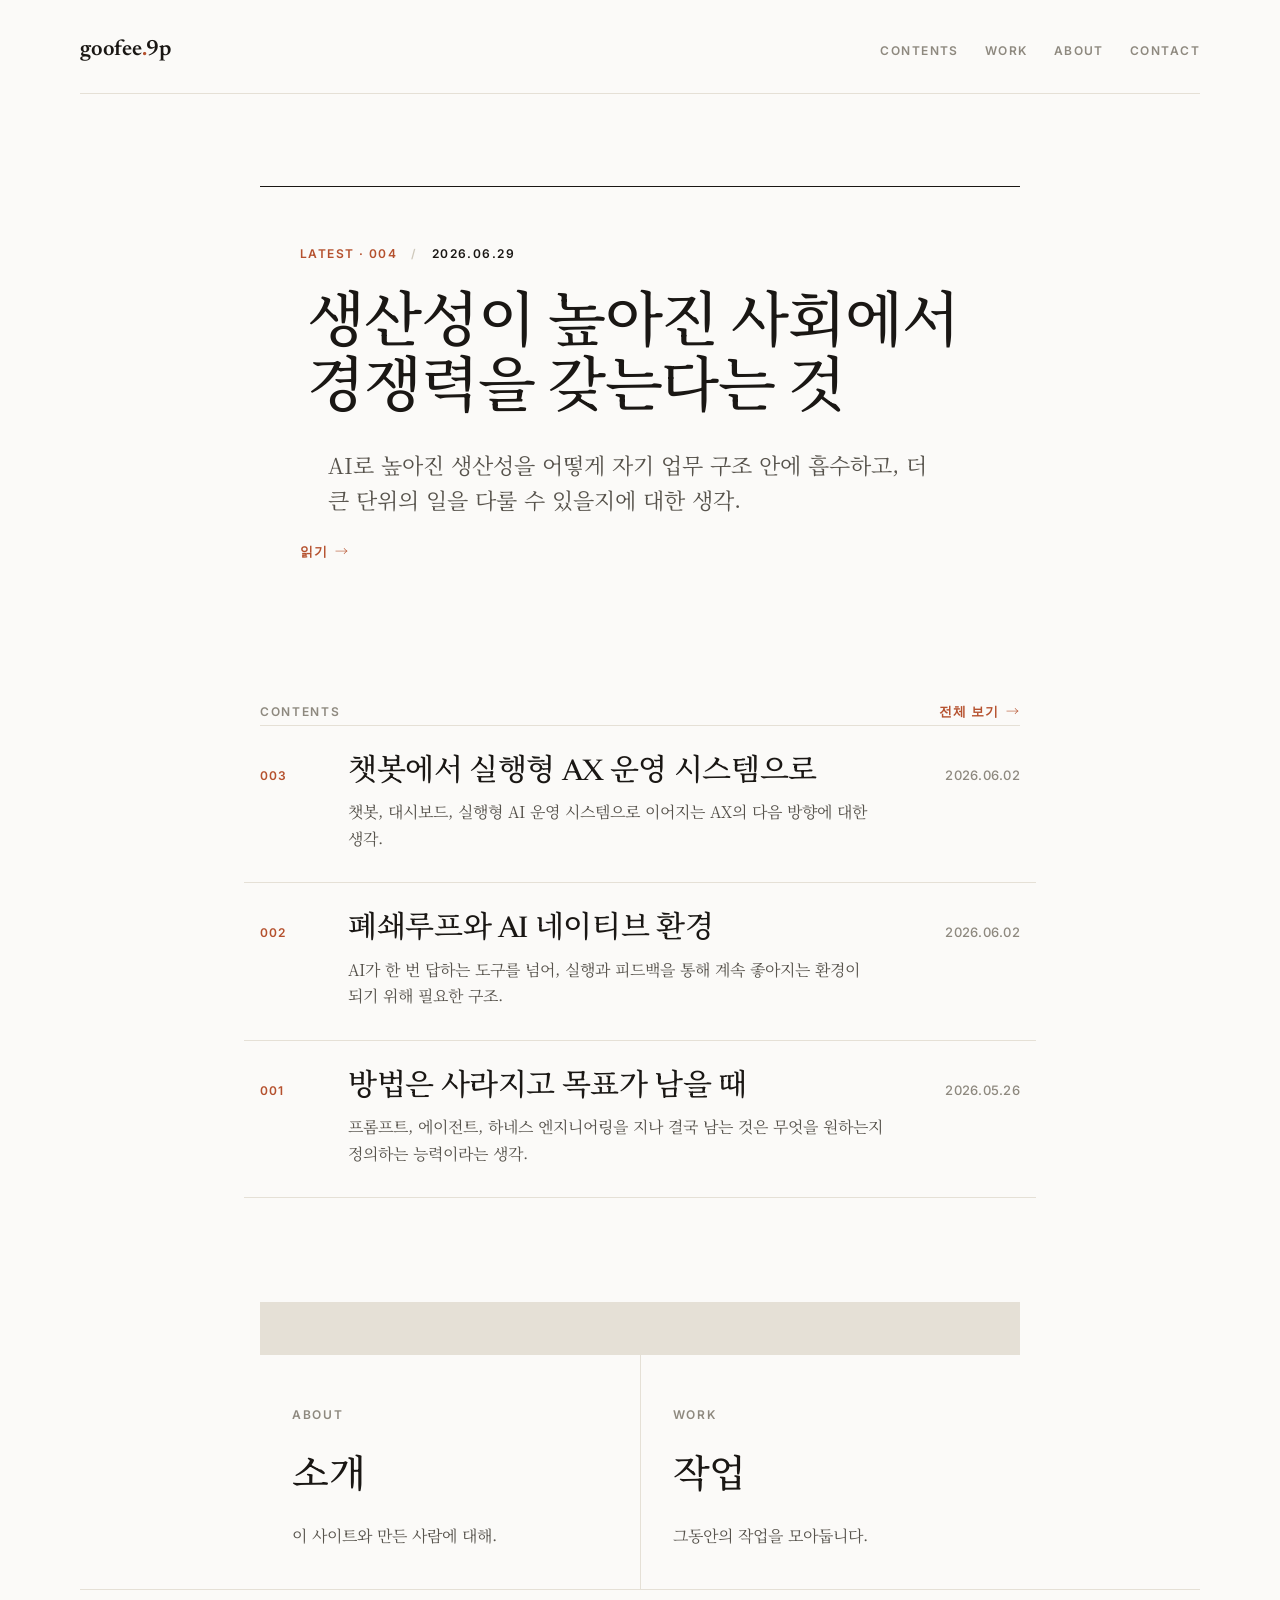
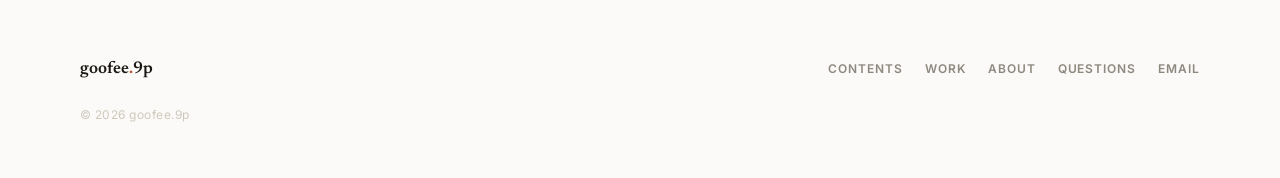
<file: index.html>
<!doctype html>
<html lang="ko">
  <head>
    <meta charset="utf-8" />
    <meta name="viewport" content="width=device-width, initial-scale=1" />
    <meta
      name="description"
      content="AX 전환, 독서, 일, 창작, 일상에서 느낀 것들을 기록하는 개인 웹사이트입니다."
    />
    <title>goofee.9p</title>
    <link rel="preconnect" href="https://fonts.googleapis.com" />
    <link rel="preconnect" href="https://fonts.gstatic.com" crossorigin />
    <link
      href="https://fonts.googleapis.com/css2?family=Inter:wght@500;600;700&family=Newsreader:ital,opsz,wght@0,6..72,400;0,6..72,500;0,6..72,600;1,6..72,400&family=Noto+Serif+KR:wght@300;400;500;600;700&display=swap"
      rel="stylesheet"
    />
    <link rel="stylesheet" href="style.css" />
  </head>
  <body>
    <header class="masthead">
      <a class="wordmark" href="/">goofee<span class="dot">.</span>9p</a>
      <nav class="nav" aria-label="주요 메뉴">
        <a href="pages/contents.html">Contents</a>
        <a href="pages/work.html">Work</a>
        <a href="pages/about.html">About</a>
        <a href="pages/contact.html">Contact</a>
      </nav>
    </header>

    <main>
      <section class="featured" aria-labelledby="featured-title">
        <p class="kicker">
          <span class="num">Latest · 004</span>
          <span class="dot-sep">/</span>
          <span>2026.06.29</span>
        </p>
        <h2 id="featured-title">
          <a href="posts/ai-productivity-competition.html">
            생산성이 높아진 사회에서 경쟁력을 갖는다는 것
          </a>
        </h2>
        <p class="dek dek--ko">
          AI로 높아진 생산성을 어떻게 자기 업무 구조 안에 흡수하고, 더 큰
          단위의 일을 다룰 수 있을지에 대한 생각.
        </p>
        <a class="read-link" href="posts/ai-productivity-competition.html">
          읽기 <span class="arw" aria-hidden="true">→</span>
        </a>
      </section>

      <div class="section-head">
        <span class="eyebrow">Contents</span>
        <a class="read-link" href="pages/contents.html">
          전체 보기 <span class="arw" aria-hidden="true">→</span>
        </a>
      </div>

      <section class="letter-index" aria-label="글 목록">
        <a class="letter-row" href="posts/ax-dashboard-to-operating-system.html">
          <span class="num">003</span>
          <div class="body">
            <h3>챗봇에서 실행형 AX 운영 시스템으로</h3>
            <p>
              챗봇, 대시보드, 실행형 AI 운영 시스템으로 이어지는 AX의 다음
              방향에 대한 생각.
            </p>
          </div>
          <time datetime="2026-06-02">2026.06.02</time>
        </a>
        <a class="letter-row" href="posts/closed-loop-ai-native.html">
          <span class="num">002</span>
          <div class="body">
            <h3>폐쇄루프와 AI 네이티브 환경</h3>
            <p>
              AI가 한 번 답하는 도구를 넘어, 실행과 피드백을 통해 계속 좋아지는
              환경이 되기 위해 필요한 구조.
            </p>
          </div>
          <time datetime="2026-06-02">2026.06.02</time>
        </a>
        <a class="letter-row" href="posts/prompt-agent-thinking.html">
          <span class="num">001</span>
          <div class="body">
            <h3>방법은 사라지고 목표가 남을 때</h3>
            <p>
              프롬프트, 에이전트, 하네스 엔지니어링을 지나 결국 남는 것은
              무엇을 원하는지 정의하는 능력이라는 생각.
            </p>
          </div>
          <time datetime="2026-05-26">2026.05.26</time>
        </a>
      </section>

      <nav class="about-strip" aria-label="둘러보기">
        <a href="pages/about.html">
          <span class="eyebrow">About</span>
          <h3>소개</h3>
          <p>이 사이트와 만든 사람에 대해.</p>
        </a>
        <a href="pages/work.html">
          <span class="eyebrow">Work</span>
          <h3>작업</h3>
          <p>그동안의 작업을 모아둡니다.</p>
        </a>
      </nav>
    </main>

    <footer class="site-foot">
      <span class="foot-brand">goofee<span class="dot">.</span>9p</span>
      <nav aria-label="바닥 메뉴">
        <a href="pages/contents.html">Contents</a>
        <a href="pages/work.html">Work</a>
        <a href="pages/about.html">About</a>
        <a href="pages/questions.html">Questions</a>
        <a href="mailto:goofee.9p@gmail.com">Email</a>
      </nav>
      <span class="copy">© 2026 goofee.9p</span>
    </footer>
  </body>
</html>
</file>
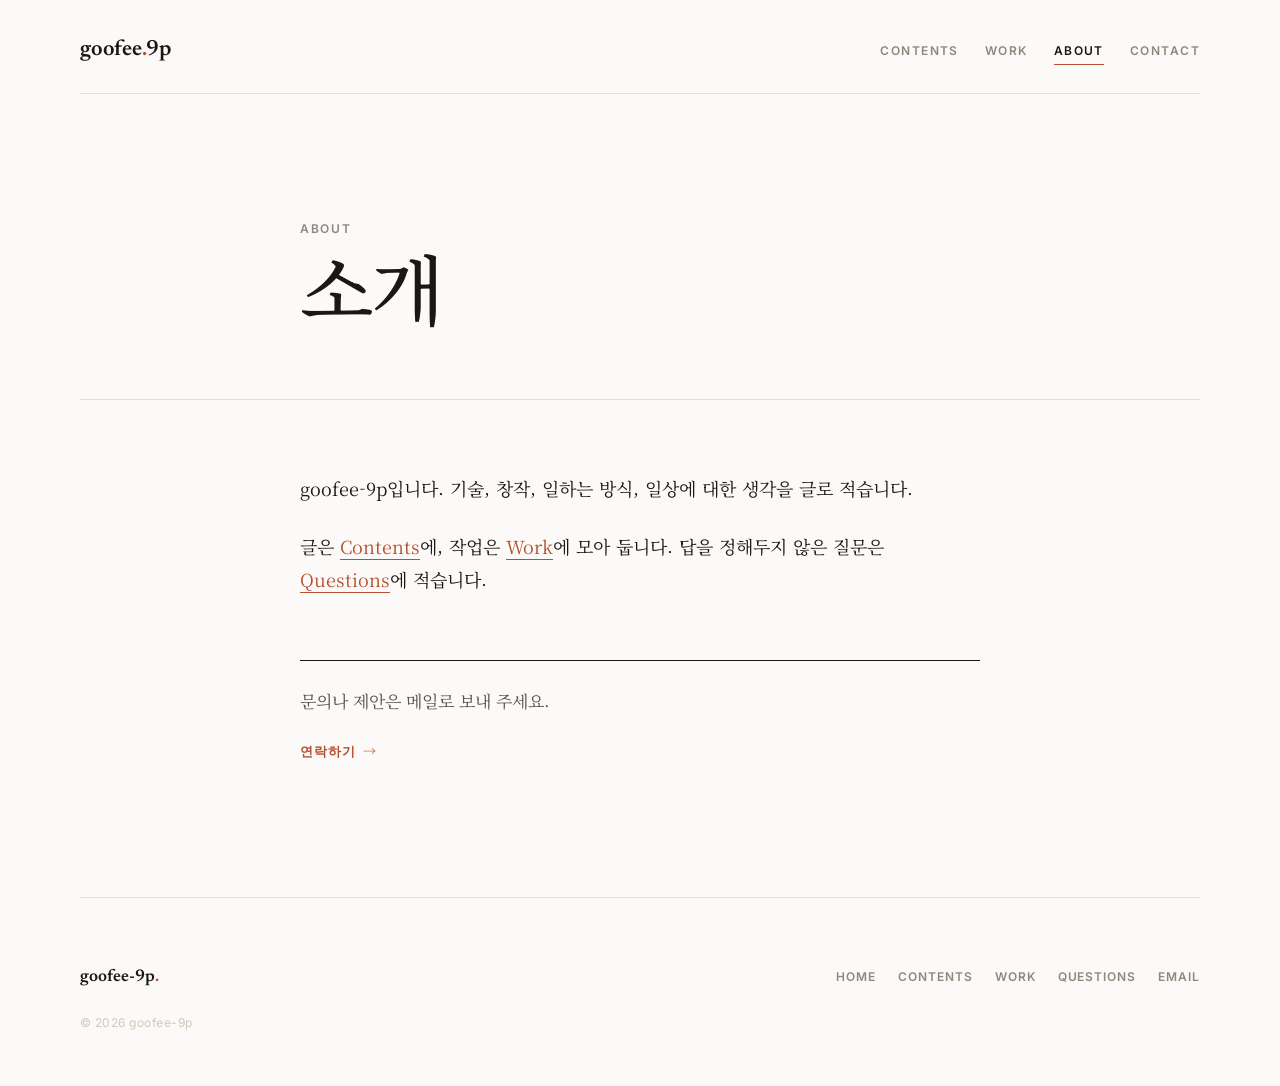
<file: pages/about.html>
<!doctype html>
<html lang="ko">
  <head>
    <meta charset="utf-8" />
    <meta name="viewport" content="width=device-width, initial-scale=1" />
    <meta name="description" content="goofee-9p에 대한 짧은 소개입니다." />
    <title>About — goofee-9p</title>
    <link rel="preconnect" href="https://fonts.googleapis.com" />
    <link rel="preconnect" href="https://fonts.gstatic.com" crossorigin />
    <link
      href="https://fonts.googleapis.com/css2?family=Inter:wght@500;600;700&family=Newsreader:ital,opsz,wght@0,6..72,400;0,6..72,500;0,6..72,600;1,6..72,400&family=Noto+Serif+KR:wght@300;400;500;600;700&display=swap"
      rel="stylesheet"
    />
    <link rel="stylesheet" href="../style.css" />
  </head>
  <body>
    <header class="masthead">
      <a class="wordmark" href="/">goofee<span class="dot">.</span>9p</a>
      <nav class="nav" aria-label="주요 메뉴">
        <a href="contents.html">Contents</a>
        <a href="work.html">Work</a>
        <a href="about.html" aria-current="page">About</a>
        <a href="contact.html">Contact</a>
      </nav>
    </header>

    <main>
      <header class="page-head">
        <span class="eyebrow">About</span>
        <h1>소개</h1>
      </header>

      <div class="page-body">
        <div class="prose">
          <p>
            goofee-9p입니다. 기술, 창작, 일하는 방식, 일상에 대한 생각을
            글로 적습니다.
          </p>
          <p>
            글은 <a href="contents.html">Contents</a>에, 작업은
            <a href="work.html">Work</a>에 모아 둡니다. 답을 정해두지 않은
            질문은 <a href="questions.html">Questions</a>에 적습니다.
          </p>
        </div>

        <div class="callout">
          <p>문의나 제안은 메일로 보내 주세요.</p>
          <a class="read-link" href="contact.html">
            연락하기 <span class="arw" aria-hidden="true">→</span>
          </a>
        </div>
      </div>
    </main>

    <footer class="site-foot">
      <span class="foot-brand">goofee-9p<span class="dot">.</span></span>
      <nav aria-label="바닥 메뉴">
        <a href="../index.html">Home</a>
        <a href="contents.html">Contents</a>
        <a href="work.html">Work</a>
        <a href="questions.html">Questions</a>
        <a href="mailto:goofee.9p@gmail.com">Email</a>
      </nav>
      <span class="copy">© 2026 goofee-9p</span>
    </footer>
  </body>
</html>
</file>
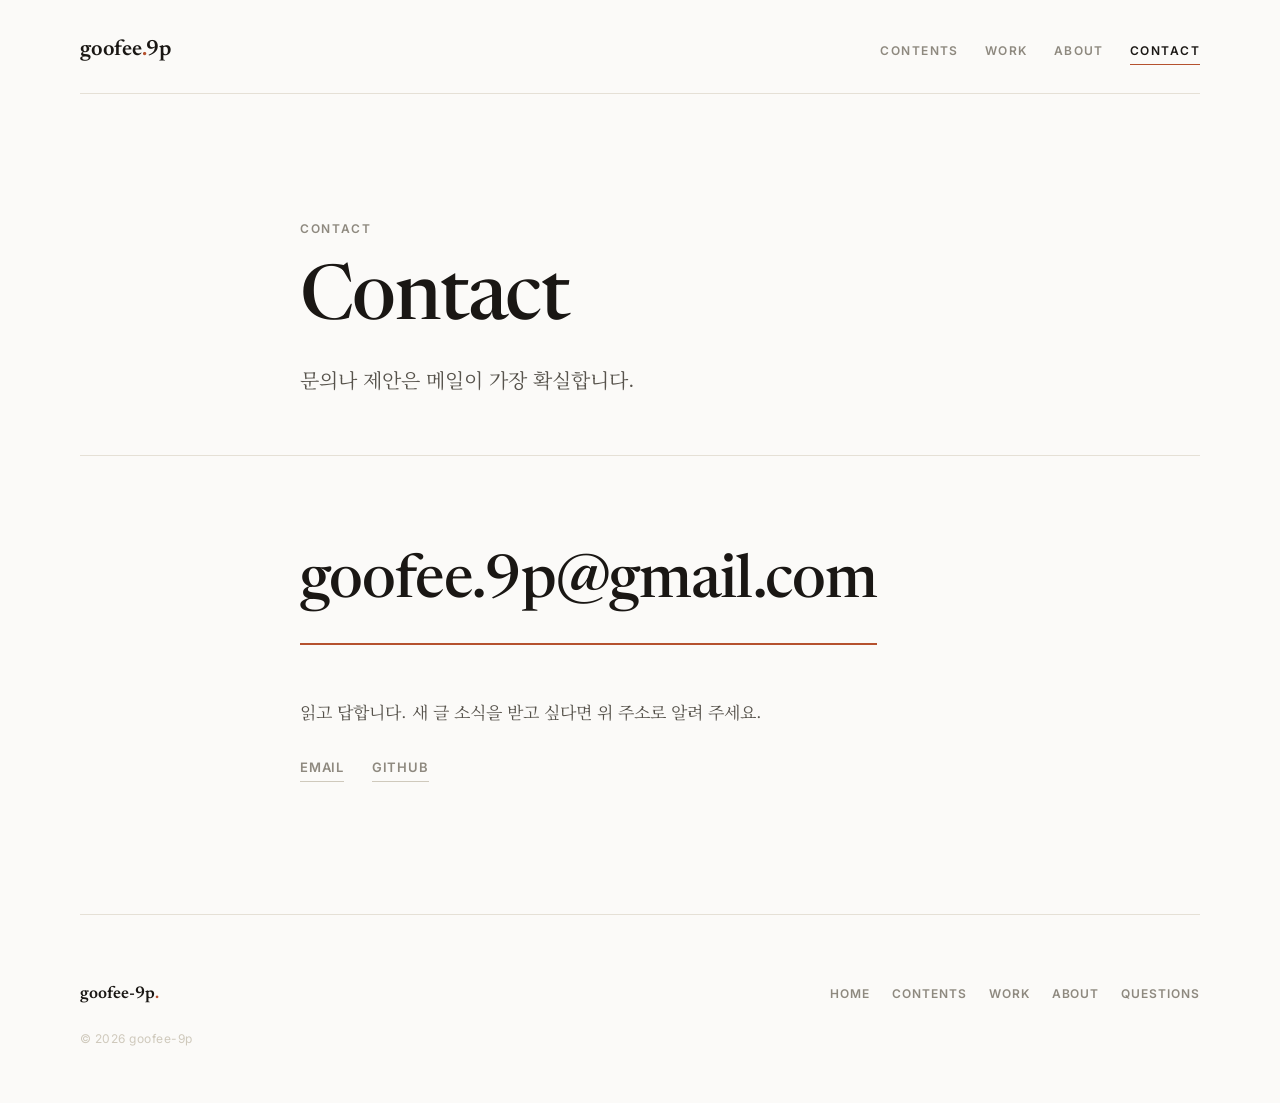
<file: pages/contact.html>
<!doctype html>
<html lang="ko">
  <head>
    <meta charset="utf-8" />
    <meta name="viewport" content="width=device-width, initial-scale=1" />
    <meta name="description" content="goofee-9p에게 연락하는 방법입니다." />
    <title>Contact — goofee-9p</title>
    <link rel="preconnect" href="https://fonts.googleapis.com" />
    <link rel="preconnect" href="https://fonts.gstatic.com" crossorigin />
    <link
      href="https://fonts.googleapis.com/css2?family=Inter:wght@500;600;700&family=Newsreader:ital,opsz,wght@0,6..72,400;0,6..72,500;0,6..72,600;1,6..72,400&family=Noto+Serif+KR:wght@300;400;500;600;700&display=swap"
      rel="stylesheet"
    />
    <link rel="stylesheet" href="../style.css" />
  </head>
  <body>
    <header class="masthead">
      <a class="wordmark" href="/">goofee<span class="dot">.</span>9p</a>
      <nav class="nav" aria-label="주요 메뉴">
        <a href="contents.html">Contents</a>
        <a href="work.html">Work</a>
        <a href="about.html">About</a>
        <a href="contact.html" aria-current="page">Contact</a>
      </nav>
    </header>

    <main>
      <header class="page-head">
        <span class="eyebrow">Contact</span>
        <h1>Contact</h1>
        <p class="standfirst">문의나 제안은 메일이 가장 확실합니다.</p>
      </header>

      <div class="page-body">
        <section class="contact" aria-label="연락처">
          <a class="big-mail" href="mailto:goofee.9p@gmail.com"
            >goofee.9p@gmail.com</a
          >
          <p class="note">
            읽고 답합니다. 새 글 소식을 받고 싶다면 위 주소로 알려 주세요.
          </p>
          <!-- 다른 채널을 추가하려면 아래에 링크를 더하세요 (없으면 지워도 됩니다). -->
          <div class="channels">
            <a href="mailto:goofee.9p@gmail.com">Email</a>
            <a href="https://github.com/goofee-9p" target="_blank" rel="noopener"
              >GitHub</a
            >
          </div>
        </section>
      </div>
    </main>

    <footer class="site-foot">
      <span class="foot-brand">goofee-9p<span class="dot">.</span></span>
      <nav aria-label="바닥 메뉴">
        <a href="../index.html">Home</a>
        <a href="contents.html">Contents</a>
        <a href="work.html">Work</a>
        <a href="about.html">About</a>
        <a href="questions.html">Questions</a>
      </nav>
      <span class="copy">© 2026 goofee-9p</span>
    </footer>
  </body>
</html>
</file>
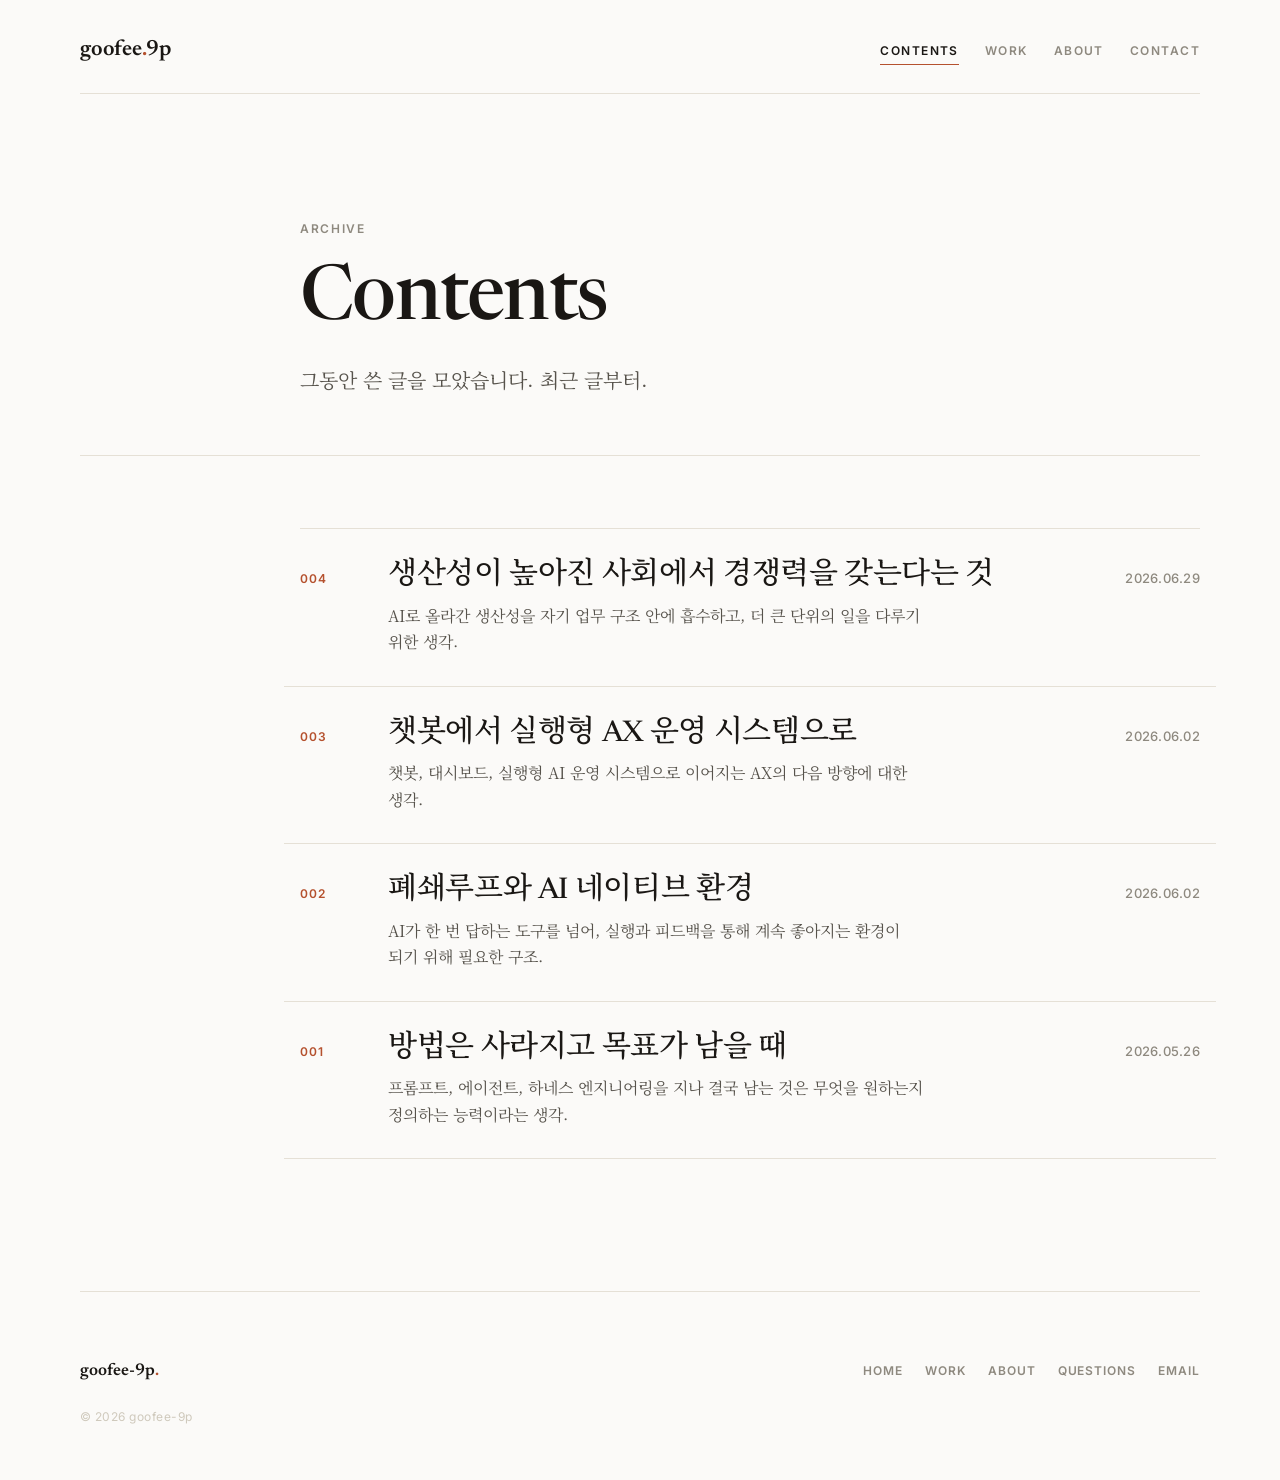
<file: pages/contents.html>
<!doctype html>
<html lang="ko">
  <head>
    <meta charset="utf-8" />
    <meta name="viewport" content="width=device-width, initial-scale=1" />
    <meta name="description" content="goofee-9p가 쓴 글 목록입니다." />
    <title>Contents — goofee-9p</title>
    <link rel="preconnect" href="https://fonts.googleapis.com" />
    <link rel="preconnect" href="https://fonts.gstatic.com" crossorigin />
    <link
      href="https://fonts.googleapis.com/css2?family=Inter:wght@500;600;700&family=Newsreader:ital,opsz,wght@0,6..72,400;0,6..72,500;0,6..72,600;1,6..72,400&family=Noto+Serif+KR:wght@300;400;500;600;700&display=swap"
      rel="stylesheet"
    />
    <link rel="stylesheet" href="../style.css" />
  </head>
  <body>
    <header class="masthead">
      <a class="wordmark" href="/">goofee<span class="dot">.</span>9p</a>
      <nav class="nav" aria-label="주요 메뉴">
        <a href="contents.html" aria-current="page">Contents</a>
        <a href="work.html">Work</a>
        <a href="about.html">About</a>
        <a href="contact.html">Contact</a>
      </nav>
    </header>

    <main>
      <header class="page-head">
        <span class="eyebrow">Archive</span>
        <h1>Contents</h1>
        <p class="standfirst">그동안 쓴 글을 모았습니다. 최근 글부터.</p>
      </header>

      <div class="page-body">
        <section class="letter-index" aria-label="글 목록">
          <a class="letter-row" href="../posts/ai-productivity-competition.html">
            <span class="num">004</span>
            <div class="body">
              <h3>생산성이 높아진 사회에서 경쟁력을 갖는다는 것</h3>
              <p>
                AI로 올라간 생산성을 자기 업무 구조 안에 흡수하고, 더 큰 단위의
                일을 다루기 위한 생각.
              </p>
            </div>
            <time datetime="2026-06-29">2026.06.29</time>
          </a>

          <a class="letter-row" href="../posts/ax-dashboard-to-operating-system.html">
            <span class="num">003</span>
            <div class="body">
              <h3>챗봇에서 실행형 AX 운영 시스템으로</h3>
              <p>
                챗봇, 대시보드, 실행형 AI 운영 시스템으로 이어지는 AX의 다음
                방향에 대한 생각.
              </p>
            </div>
            <time datetime="2026-06-02">2026.06.02</time>
          </a>

          <a class="letter-row" href="../posts/closed-loop-ai-native.html">
            <span class="num">002</span>
            <div class="body">
              <h3>폐쇄루프와 AI 네이티브 환경</h3>
              <p>
                AI가 한 번 답하는 도구를 넘어, 실행과 피드백을 통해 계속
                좋아지는 환경이 되기 위해 필요한 구조.
              </p>
            </div>
            <time datetime="2026-06-02">2026.06.02</time>
          </a>

          <a class="letter-row" href="../posts/prompt-agent-thinking.html">
            <span class="num">001</span>
            <div class="body">
              <h3>방법은 사라지고 목표가 남을 때</h3>
              <p>
                프롬프트, 에이전트, 하네스 엔지니어링을 지나 결국 남는 것은
                무엇을 원하는지 정의하는 능력이라는 생각.
              </p>
            </div>
            <time datetime="2026-05-26">2026.05.26</time>
          </a>
        </section>
      </div>
    </main>

    <footer class="site-foot">
      <span class="foot-brand">goofee-9p<span class="dot">.</span></span>
      <nav aria-label="바닥 메뉴">
        <a href="../index.html">Home</a>
        <a href="work.html">Work</a>
        <a href="about.html">About</a>
        <a href="questions.html">Questions</a>
        <a href="mailto:goofee.9p@gmail.com">Email</a>
      </nav>
      <span class="copy">© 2026 goofee-9p</span>
    </footer>
  </body>
</html>
</file>
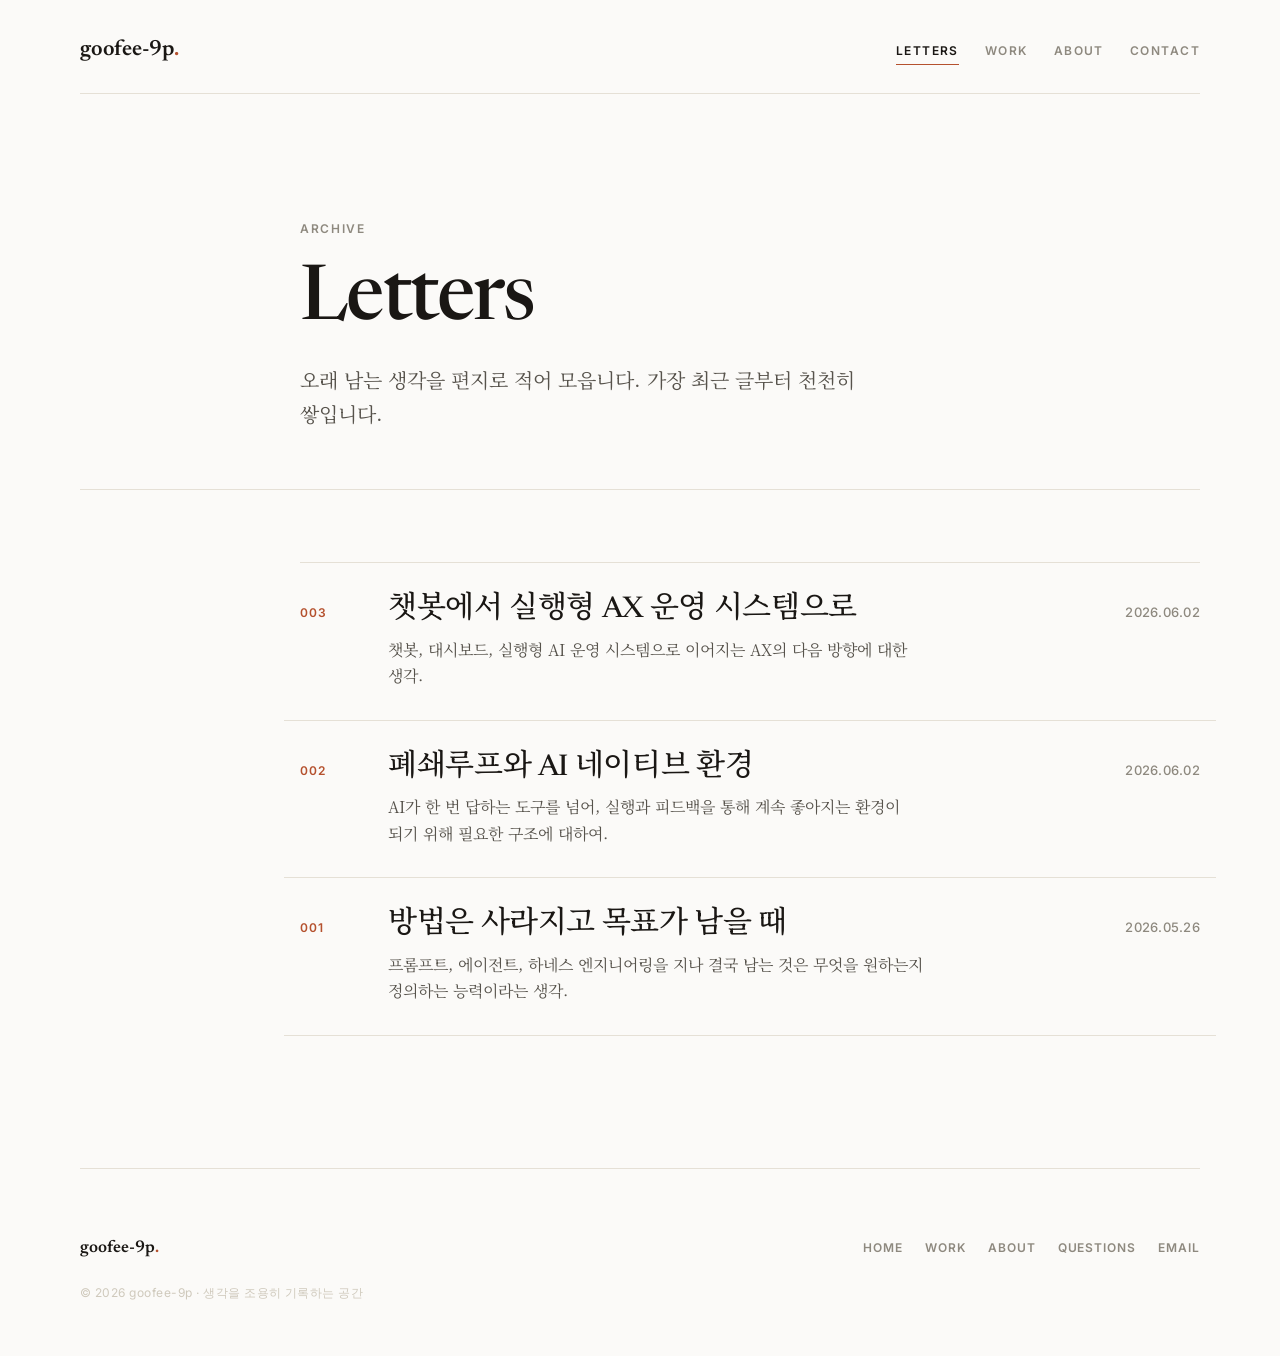
<file: pages/letters.html>
<!doctype html>
<html lang="ko">
  <head>
    <meta charset="utf-8" />
    <meta name="viewport" content="width=device-width, initial-scale=1" />
    <meta name="description" content="goofee-9p가 쓰는 레터 전체 목록입니다." />
    <title>Letters — goofee-9p</title>
    <link rel="preconnect" href="https://fonts.googleapis.com" />
    <link rel="preconnect" href="https://fonts.gstatic.com" crossorigin />
    <link
      href="https://fonts.googleapis.com/css2?family=Inter:wght@500;600;700&family=Newsreader:ital,opsz,wght@0,6..72,400;0,6..72,500;0,6..72,600;1,6..72,400&family=Noto+Serif+KR:wght@300;400;500;600;700&display=swap"
      rel="stylesheet"
    />
    <link rel="stylesheet" href="../style.css" />
  </head>
  <body>
    <header class="masthead">
      <a class="wordmark" href="../index.html">goofee-9p<span class="dot">.</span></a>
      <nav class="nav" aria-label="주요 메뉴">
        <a href="letters.html" aria-current="page">Letters</a>
        <a href="work.html">Work</a>
        <a href="about.html">About</a>
        <a href="contact.html">Contact</a>
      </nav>
    </header>

    <main>
      <header class="page-head">
        <span class="eyebrow">Archive</span>
        <h1>Letters</h1>
        <p class="standfirst">
          오래 남는 생각을 편지로 적어 모읍니다. 가장 최근 글부터 천천히
          쌓입니다.
        </p>
      </header>

      <div class="page-body">
        <section class="letter-index" aria-label="레터 목록">
          <a class="letter-row" href="../posts/ax-dashboard-to-operating-system.html">
            <span class="num">003</span>
            <div class="body">
              <h3>챗봇에서 실행형 AX 운영 시스템으로</h3>
              <p>
                챗봇, 대시보드, 실행형 AI 운영 시스템으로 이어지는 AX의 다음
                방향에 대한 생각.
              </p>
            </div>
            <time datetime="2026-06-02">2026.06.02</time>
          </a>

          <a class="letter-row" href="../posts/closed-loop-ai-native.html">
            <span class="num">002</span>
            <div class="body">
              <h3>폐쇄루프와 AI 네이티브 환경</h3>
              <p>
                AI가 한 번 답하는 도구를 넘어, 실행과 피드백을 통해 계속
                좋아지는 환경이 되기 위해 필요한 구조에 대하여.
              </p>
            </div>
            <time datetime="2026-06-02">2026.06.02</time>
          </a>

          <a class="letter-row" href="../posts/prompt-agent-thinking.html">
            <span class="num">001</span>
            <div class="body">
              <h3>방법은 사라지고 목표가 남을 때</h3>
              <p>
                프롬프트, 에이전트, 하네스 엔지니어링을 지나 결국 남는 것은
                무엇을 원하는지 정의하는 능력이라는 생각.
              </p>
            </div>
            <time datetime="2026-05-26">2026.05.26</time>
          </a>
        </section>
      </div>
    </main>

    <footer class="site-foot">
      <span class="foot-brand">goofee-9p<span class="dot">.</span></span>
      <nav aria-label="바닥 메뉴">
        <a href="../index.html">Home</a>
        <a href="work.html">Work</a>
        <a href="about.html">About</a>
        <a href="questions.html">Questions</a>
        <a href="mailto:goofee.9p@gmail.com">Email</a>
      </nav>
      <span class="copy">© 2026 goofee-9p · 생각을 조용히 기록하는 공간</span>
    </footer>
  </body>
</html>
</file>
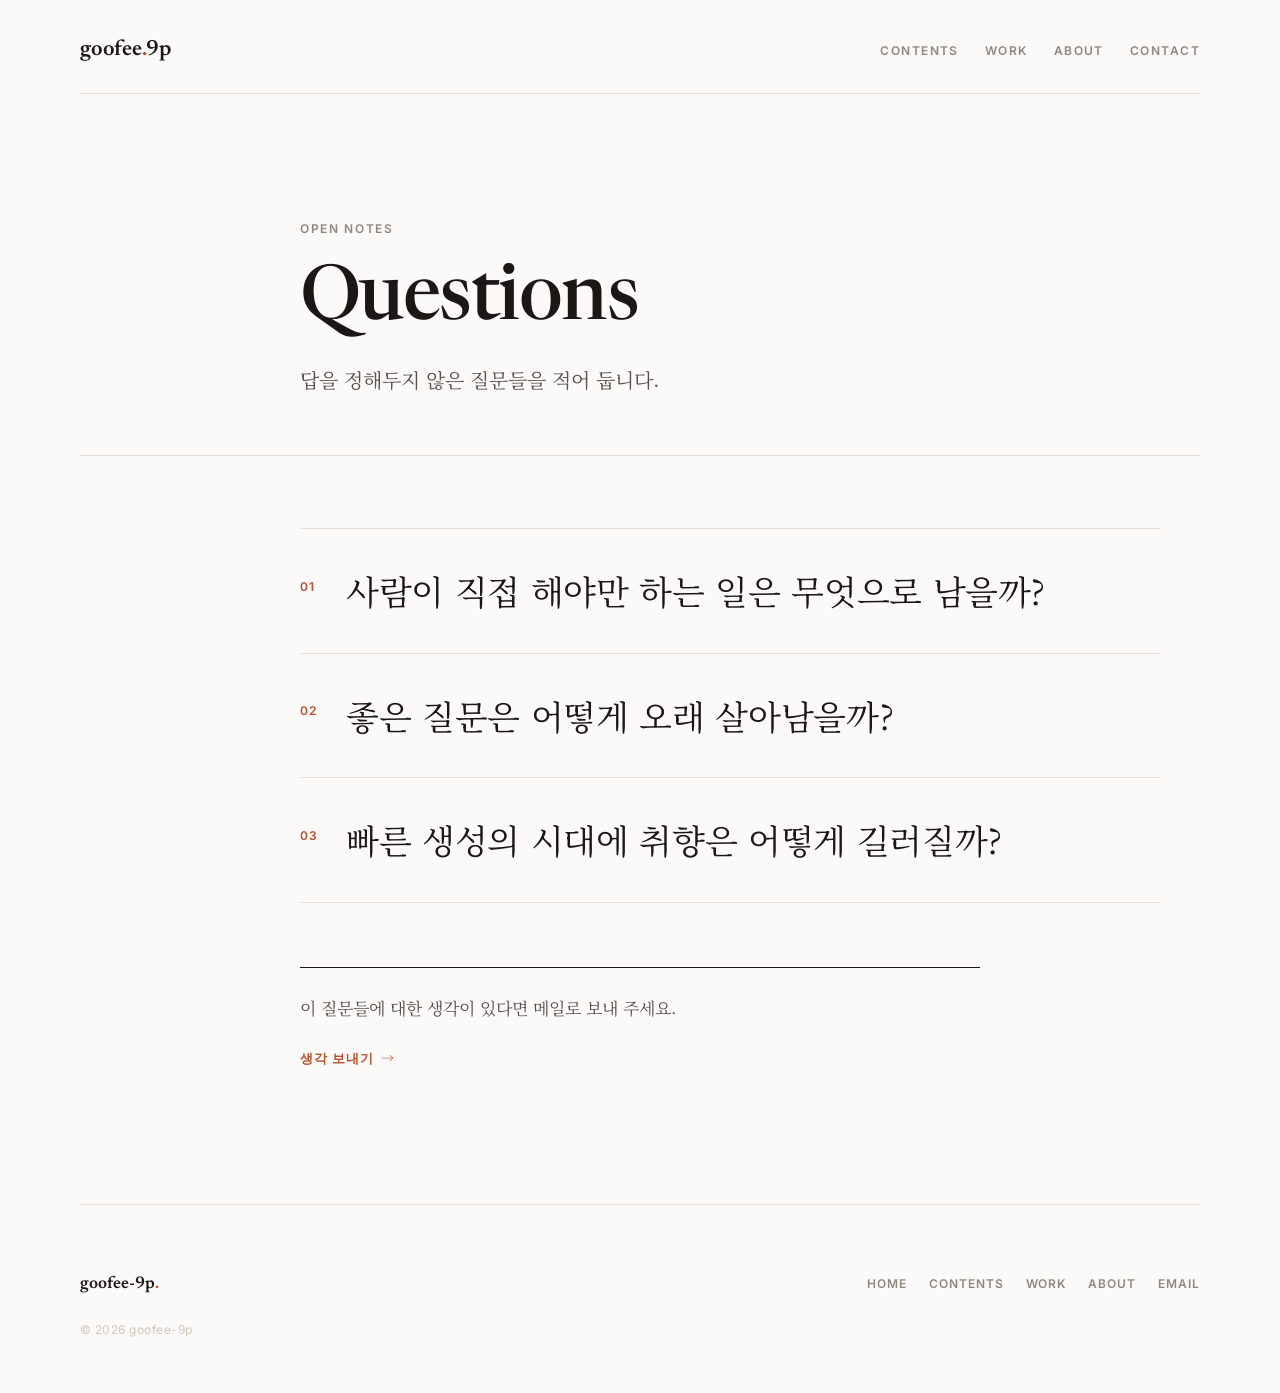
<file: pages/questions.html>
<!doctype html>
<html lang="ko">
  <head>
    <meta charset="utf-8" />
    <meta name="viewport" content="width=device-width, initial-scale=1" />
    <meta name="description" content="답을 정해두지 않은 질문들을 모아둡니다." />
    <title>Questions — goofee-9p</title>
    <link rel="preconnect" href="https://fonts.googleapis.com" />
    <link rel="preconnect" href="https://fonts.gstatic.com" crossorigin />
    <link
      href="https://fonts.googleapis.com/css2?family=Inter:wght@500;600;700&family=Newsreader:ital,opsz,wght@0,6..72,400;0,6..72,500;0,6..72,600;1,6..72,400&family=Noto+Serif+KR:wght@300;400;500;600;700&display=swap"
      rel="stylesheet"
    />
    <link rel="stylesheet" href="../style.css" />
  </head>
  <body>
    <header class="masthead">
      <a class="wordmark" href="/">goofee<span class="dot">.</span>9p</a>
      <nav class="nav" aria-label="주요 메뉴">
        <a href="contents.html">Contents</a>
        <a href="work.html">Work</a>
        <a href="about.html">About</a>
        <a href="contact.html">Contact</a>
      </nav>
    </header>

    <main>
      <header class="page-head">
        <span class="eyebrow">Open notes</span>
        <h1>Questions</h1>
        <p class="standfirst">답을 정해두지 않은 질문들을 적어 둡니다.</p>
      </header>

      <div class="page-body">
        <section class="questions" aria-label="질문 목록">
          <ol>
            <li><p>사람이 직접 해야만 하는 일은 무엇으로 남을까?</p></li>
            <li><p>좋은 질문은 어떻게 오래 살아남을까?</p></li>
            <li><p>빠른 생성의 시대에 취향은 어떻게 길러질까?</p></li>
          </ol>
        </section>

        <div class="callout">
          <p>이 질문들에 대한 생각이 있다면 메일로 보내 주세요.</p>
          <a
            class="read-link"
            href="mailto:goofee.9p@gmail.com?subject=Question%20response"
          >
            생각 보내기 <span class="arw" aria-hidden="true">→</span>
          </a>
        </div>
      </div>
    </main>

    <footer class="site-foot">
      <span class="foot-brand">goofee-9p<span class="dot">.</span></span>
      <nav aria-label="바닥 메뉴">
        <a href="../index.html">Home</a>
        <a href="contents.html">Contents</a>
        <a href="work.html">Work</a>
        <a href="about.html">About</a>
        <a href="mailto:goofee.9p@gmail.com">Email</a>
      </nav>
      <span class="copy">© 2026 goofee-9p</span>
    </footer>
  </body>
</html>
</file>
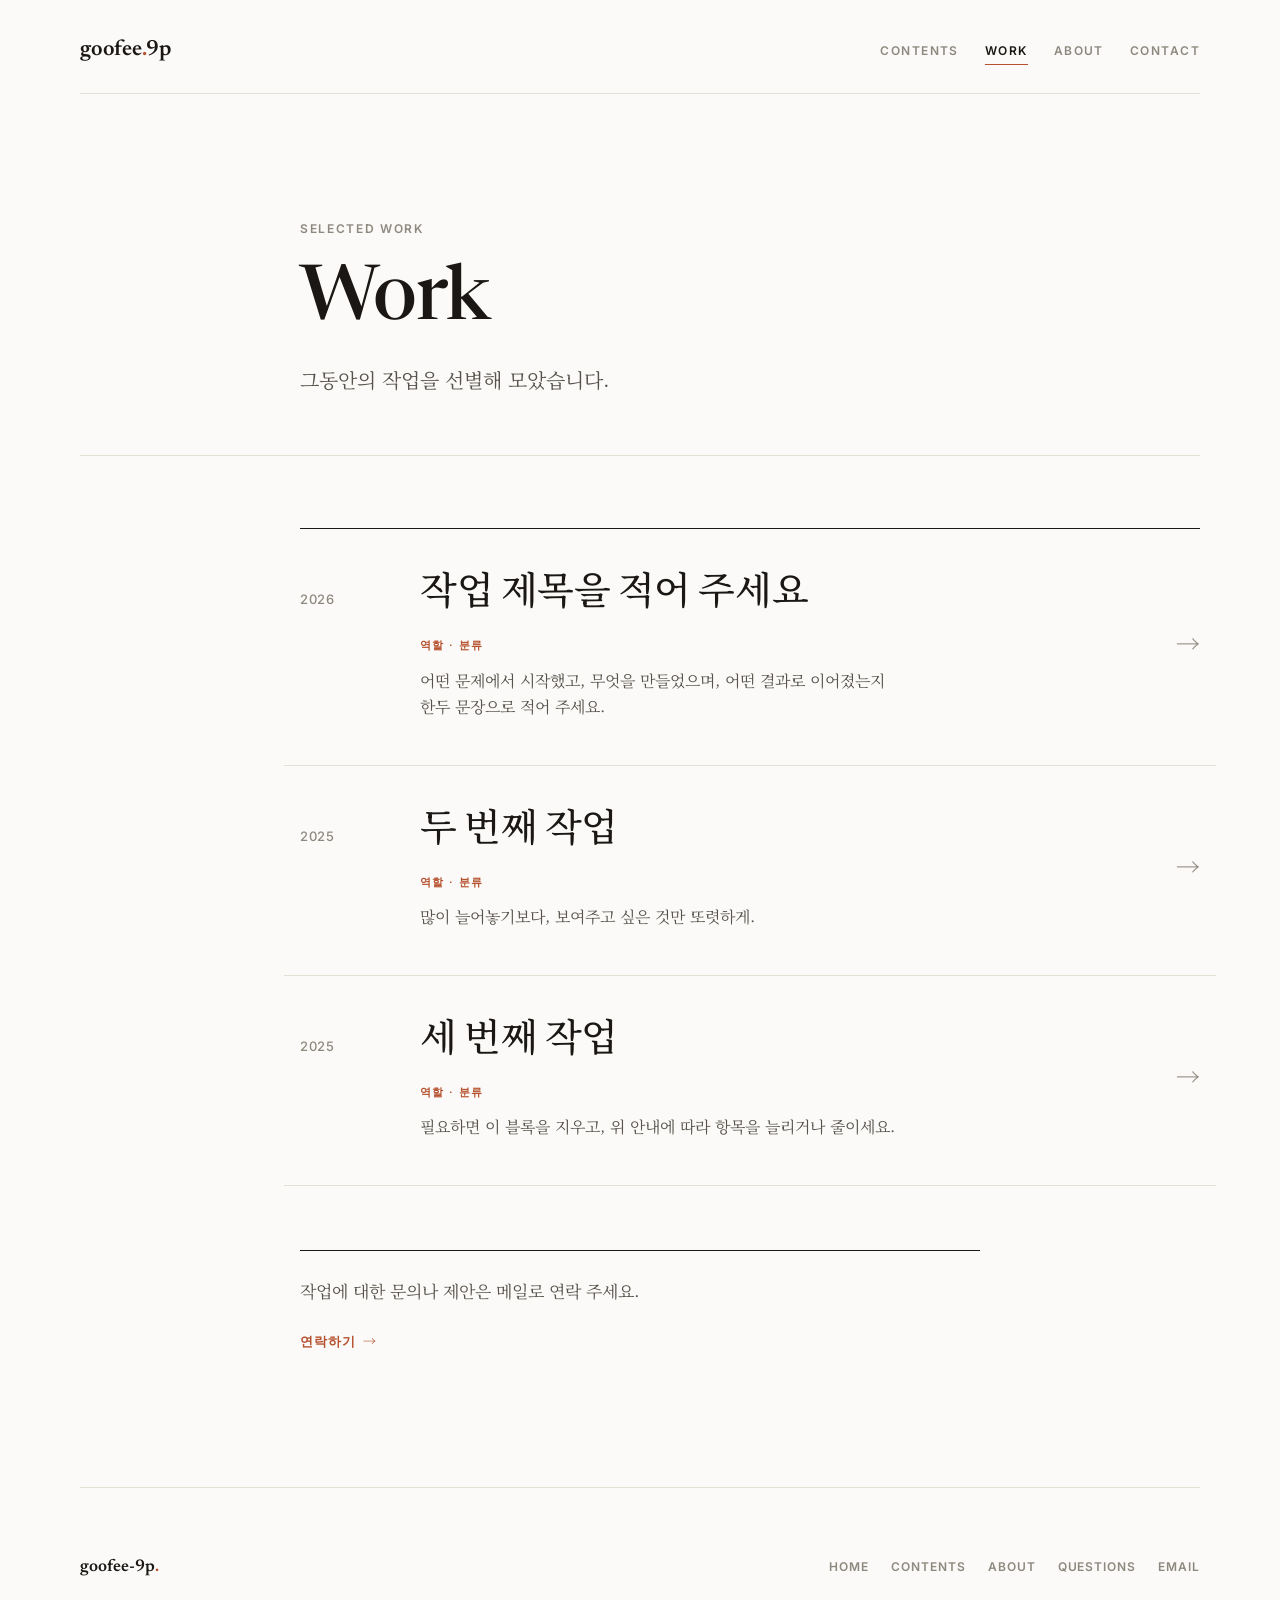
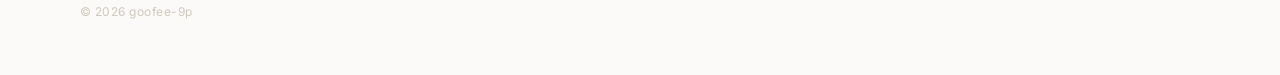
<file: pages/work.html>
<!doctype html>
<html lang="ko">
  <head>
    <meta charset="utf-8" />
    <meta name="viewport" content="width=device-width, initial-scale=1" />
    <meta name="description" content="goofee-9p가 만든 작업을 모았습니다." />
    <title>Work — goofee-9p</title>
    <link rel="preconnect" href="https://fonts.googleapis.com" />
    <link rel="preconnect" href="https://fonts.gstatic.com" crossorigin />
    <link
      href="https://fonts.googleapis.com/css2?family=Inter:wght@500;600;700&family=Newsreader:ital,opsz,wght@0,6..72,400;0,6..72,500;0,6..72,600;1,6..72,400&family=Noto+Serif+KR:wght@300;400;500;600;700&display=swap"
      rel="stylesheet"
    />
    <link rel="stylesheet" href="../style.css" />
  </head>
  <body>
    <header class="masthead">
      <a class="wordmark" href="/">goofee<span class="dot">.</span>9p</a>
      <nav class="nav" aria-label="주요 메뉴">
        <a href="contents.html">Contents</a>
        <a href="work.html" aria-current="page">Work</a>
        <a href="about.html">About</a>
        <a href="contact.html">Contact</a>
      </nav>
    </header>

    <main>
      <header class="page-head">
        <span class="eyebrow">Selected work</span>
        <h1>Work</h1>
        <p class="standfirst">그동안의 작업을 선별해 모았습니다.</p>
      </header>

      <div class="page-body">
        <!--
          ─────────────────────────────────────────────────────────────
          작업을 추가하려면 아래 .work-item 블록을 복제해 채워 넣으세요.
            · yr    : 연도 (예: 2026)
            · role  : 역할/분류 (예: AX · 기획)
            · h2    : 작업 이름
            · p     : 한두 문장 설명
            · href  : 상세 링크 (없으면 # 또는 링크 제거)
          지금은 자리표시(placeholder)이며, 실제 내용으로 교체하면 됩니다.
          ─────────────────────────────────────────────────────────────
        -->
        <section class="work-list" aria-label="작업 목록">
          <a class="work-item" href="#">
            <span class="yr">2026</span>
            <div class="body">
              <h2>작업 제목을 적어 주세요</h2>
              <span class="role">역할 · 분류</span>
              <p>
                어떤 문제에서 시작했고, 무엇을 만들었으며, 어떤 결과로
                이어졌는지 한두 문장으로 적어 주세요.
              </p>
            </div>
            <span class="go" aria-hidden="true">→</span>
          </a>

          <a class="work-item" href="#">
            <span class="yr">2025</span>
            <div class="body">
              <h2>두 번째 작업</h2>
              <span class="role">역할 · 분류</span>
              <p>많이 늘어놓기보다, 보여주고 싶은 것만 또렷하게.</p>
            </div>
            <span class="go" aria-hidden="true">→</span>
          </a>

          <a class="work-item" href="#">
            <span class="yr">2025</span>
            <div class="body">
              <h2>세 번째 작업</h2>
              <span class="role">역할 · 분류</span>
              <p>
                필요하면 이 블록을 지우고, 위 안내에 따라 항목을 늘리거나
                줄이세요.
              </p>
            </div>
            <span class="go" aria-hidden="true">→</span>
          </a>
        </section>

        <div class="callout">
          <p>작업에 대한 문의나 제안은 메일로 연락 주세요.</p>
          <a class="read-link" href="contact.html">
            연락하기 <span class="arw" aria-hidden="true">→</span>
          </a>
        </div>
      </div>
    </main>

    <footer class="site-foot">
      <span class="foot-brand">goofee-9p<span class="dot">.</span></span>
      <nav aria-label="바닥 메뉴">
        <a href="../index.html">Home</a>
        <a href="contents.html">Contents</a>
        <a href="about.html">About</a>
        <a href="questions.html">Questions</a>
        <a href="mailto:goofee.9p@gmail.com">Email</a>
      </nav>
      <span class="copy">© 2026 goofee-9p</span>
    </footer>
  </body>
</html>
</file>
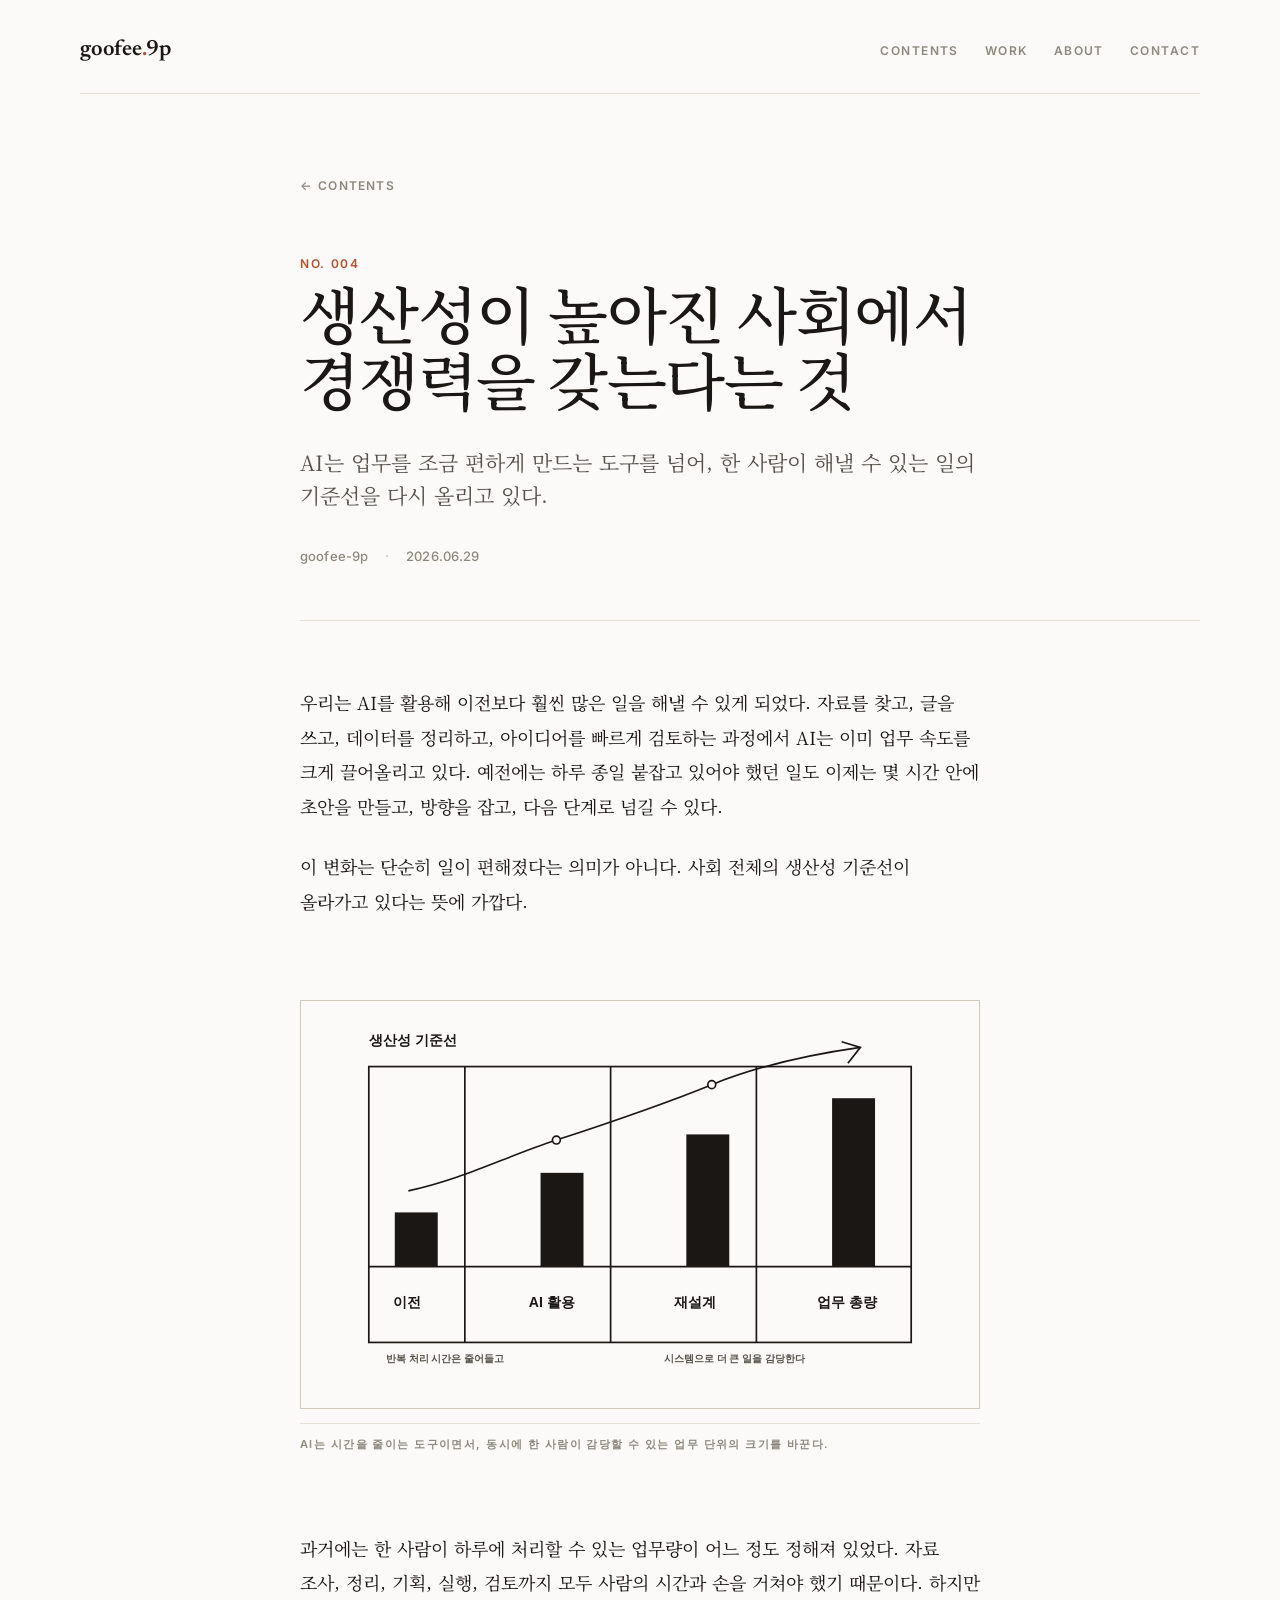
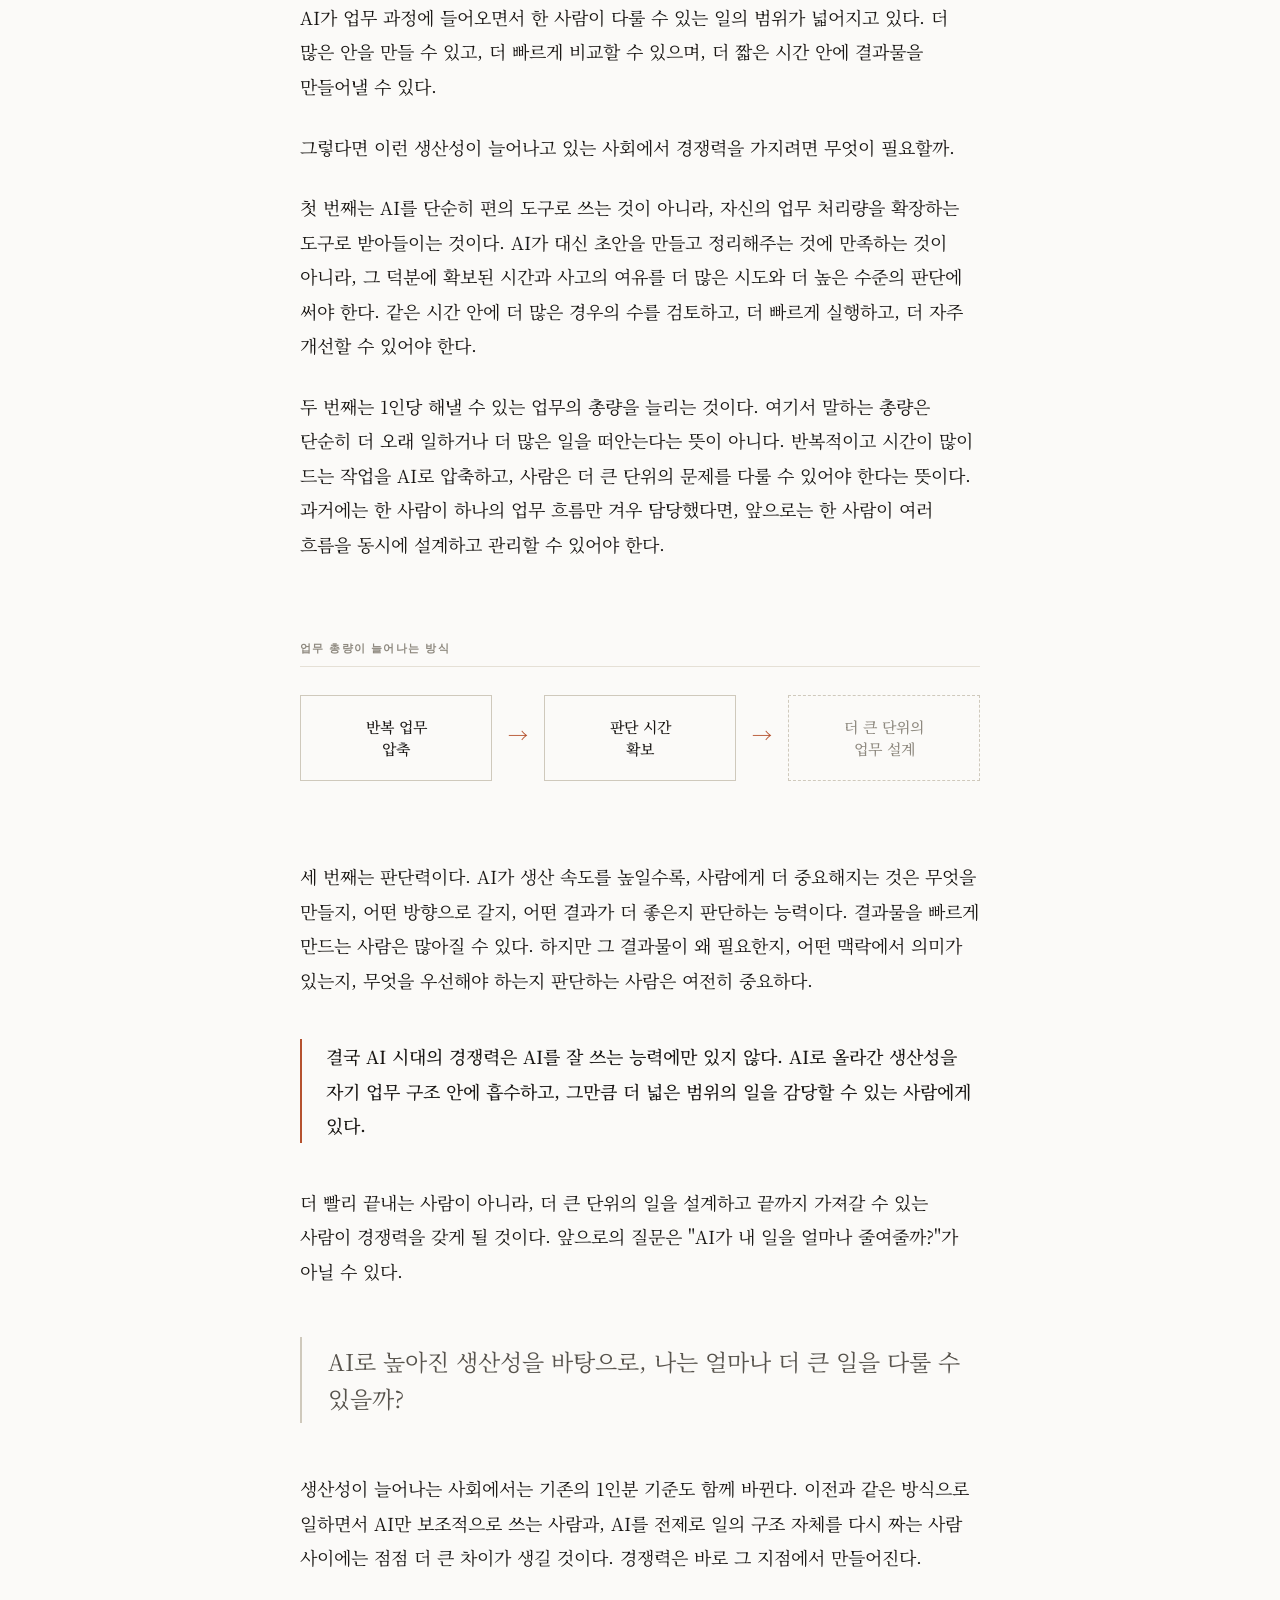
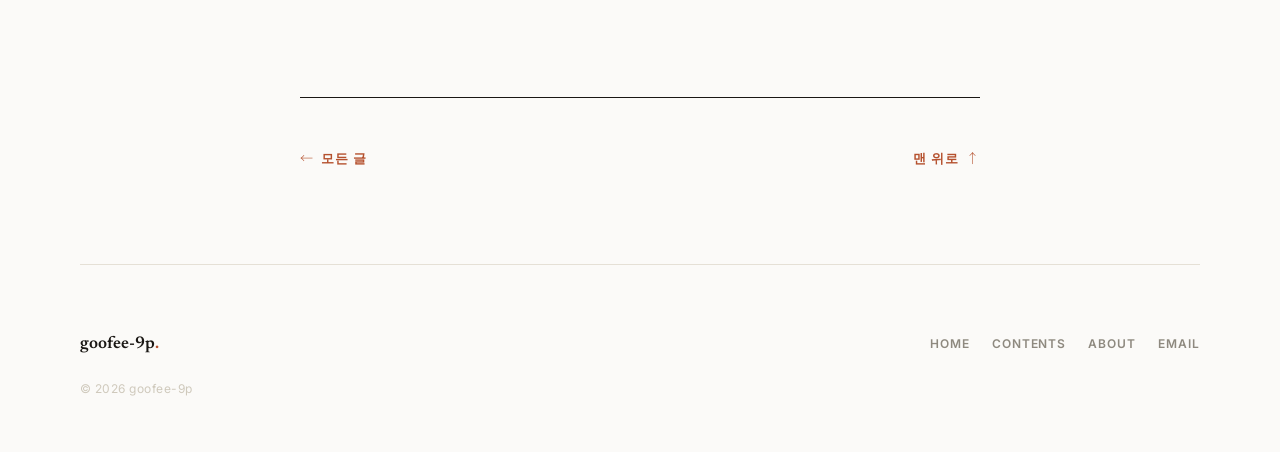
<file: posts/ai-productivity-competition.html>
<!doctype html>
<html lang="ko">
  <head>
    <meta charset="utf-8" />
    <meta name="viewport" content="width=device-width, initial-scale=1" />
    <meta
      name="description"
      content="AI로 생산성이 높아진 사회에서 개인이 경쟁력을 갖기 위해 무엇을 바꿔야 하는지에 대한 기록입니다."
    />
    <title>생산성이 높아진 사회에서 경쟁력을 갖는다는 것 — goofee-9p</title>
    <link rel="preconnect" href="https://fonts.googleapis.com" />
    <link rel="preconnect" href="https://fonts.gstatic.com" crossorigin />
    <link
      href="https://fonts.googleapis.com/css2?family=Inter:wght@500;600;700&family=Newsreader:ital,opsz,wght@0,6..72,400;0,6..72,500;0,6..72,600;1,6..72,400&family=Noto+Serif+KR:wght@300;400;500;600;700&display=swap"
      rel="stylesheet"
    />
    <link rel="stylesheet" href="../style.css" />
  </head>
  <body id="top">
    <header class="masthead">
      <a class="wordmark" href="/">goofee<span class="dot">.</span>9p</a>
      <nav class="nav" aria-label="주요 메뉴">
        <a href="../pages/contents.html">Contents</a>
        <a href="../pages/work.html">Work</a>
        <a href="../pages/about.html">About</a>
        <a href="../pages/contact.html">Contact</a>
      </nav>
    </header>

    <main>
      <article class="letter">
        <header class="letter-head">
          <a class="back-link" href="../pages/contents.html">
            <span aria-hidden="true">←</span> Contents
          </a>
          <p class="letter-no">No. 004</p>
          <h1>생산성이 높아진 사회에서 경쟁력을 갖는다는 것</h1>
          <p class="dek">
            AI는 업무를 조금 편하게 만드는 도구를 넘어, 한 사람이 해낼 수 있는
            일의 기준선을 다시 올리고 있다.
          </p>
          <p class="byline">
            <span class="meta">goofee-9p</span>
            <span class="dot-sep" aria-hidden="true">·</span>
            <time class="meta" datetime="2026-06-29">2026.06.29</time>
          </p>
        </header>

        <div class="letter-body">
          <p>
            우리는 AI를 활용해 이전보다 훨씬 많은 일을 해낼 수 있게 되었다.
            자료를 찾고, 글을 쓰고, 데이터를 정리하고, 아이디어를 빠르게
            검토하는 과정에서 AI는 이미 업무 속도를 크게 끌어올리고 있다.
            예전에는 하루 종일 붙잡고 있어야 했던 일도 이제는 몇 시간 안에
            초안을 만들고, 방향을 잡고, 다음 단계로 넘길 수 있다.
          </p>

          <p>
            이 변화는 단순히 일이 편해졌다는 의미가 아니다. 사회 전체의 생산성
            기준선이 올라가고 있다는 뜻에 가깝다.
          </p>

          <figure class="concept-figure image-figure" aria-labelledby="productivity-image-title">
            <img
              class="mono-image"
              src="../assets/ai-productivity-capacity.svg"
              alt="AI로 생산성 기준선이 올라가고 개인이 다룰 수 있는 업무 총량이 커지는 모노톤 그래프"
            />
            <figcaption id="productivity-image-title">
              AI는 시간을 줄이는 도구이면서, 동시에 한 사람이 감당할 수 있는
              업무 단위의 크기를 바꾼다.
            </figcaption>
          </figure>

          <p>
            과거에는 한 사람이 하루에 처리할 수 있는 업무량이 어느 정도 정해져
            있었다. 자료 조사, 정리, 기획, 실행, 검토까지 모두 사람의 시간과
            손을 거쳐야 했기 때문이다. 하지만 AI가 업무 과정에 들어오면서 한
            사람이 다룰 수 있는 일의 범위가 넓어지고 있다. 더 많은 안을 만들 수
            있고, 더 빠르게 비교할 수 있으며, 더 짧은 시간 안에 결과물을
            만들어낼 수 있다.
          </p>

          <p>
            그렇다면 이런 생산성이 늘어나고 있는 사회에서 경쟁력을 가지려면
            무엇이 필요할까.
          </p>

          <p>
            첫 번째는 AI를 단순히 편의 도구로 쓰는 것이 아니라, 자신의 업무
            처리량을 확장하는 도구로 받아들이는 것이다. AI가 대신 초안을 만들고
            정리해주는 것에 만족하는 것이 아니라, 그 덕분에 확보된 시간과 사고의
            여유를 더 많은 시도와 더 높은 수준의 판단에 써야 한다. 같은 시간
            안에 더 많은 경우의 수를 검토하고, 더 빠르게 실행하고, 더 자주
            개선할 수 있어야 한다.
          </p>

          <p>
            두 번째는 1인당 해낼 수 있는 업무의 총량을 늘리는 것이다. 여기서
            말하는 총량은 단순히 더 오래 일하거나 더 많은 일을 떠안는다는 뜻이
            아니다. 반복적이고 시간이 많이 드는 작업을 AI로 압축하고, 사람은 더
            큰 단위의 문제를 다룰 수 있어야 한다는 뜻이다. 과거에는 한 사람이
            하나의 업무 흐름만 겨우 담당했다면, 앞으로는 한 사람이 여러 흐름을
            동시에 설계하고 관리할 수 있어야 한다.
          </p>

          <figure class="concept-figure" aria-labelledby="capacity-flow-title">
            <figcaption id="capacity-flow-title">업무 총량이 늘어나는 방식</figcaption>
            <div class="open-loop abstraction-flow" aria-hidden="true">
              <div class="shape box">반복 업무<br />압축</div>
              <div class="shape arrow">→</div>
              <div class="shape box">판단 시간<br />확보</div>
              <div class="shape arrow">→</div>
              <div class="shape box muted">더 큰 단위의<br />업무 설계</div>
            </div>
          </figure>

          <p>
            세 번째는 판단력이다. AI가 생산 속도를 높일수록, 사람에게 더
            중요해지는 것은 무엇을 만들지, 어떤 방향으로 갈지, 어떤 결과가 더
            좋은지 판단하는 능력이다. 결과물을 빠르게 만드는 사람은 많아질 수
            있다. 하지만 그 결과물이 왜 필요한지, 어떤 맥락에서 의미가 있는지,
            무엇을 우선해야 하는지 판단하는 사람은 여전히 중요하다.
          </p>

          <p class="emphasis">
            결국 AI 시대의 경쟁력은 AI를 잘 쓰는 능력에만 있지 않다. AI로
            올라간 생산성을 자기 업무 구조 안에 흡수하고, 그만큼 더 넓은 범위의
            일을 감당할 수 있는 사람에게 있다.
          </p>

          <p>
            더 빨리 끝내는 사람이 아니라, 더 큰 단위의 일을 설계하고 끝까지
            가져갈 수 있는 사람이 경쟁력을 갖게 될 것이다. 앞으로의 질문은
            "AI가 내 일을 얼마나 줄여줄까?"가 아닐 수 있다.
          </p>

          <blockquote>
            <p>AI로 높아진 생산성을 바탕으로, 나는 얼마나 더 큰 일을 다룰 수 있을까?</p>
          </blockquote>

          <p>
            생산성이 늘어나는 사회에서는 기존의 1인분 기준도 함께 바뀐다.
            이전과 같은 방식으로 일하면서 AI만 보조적으로 쓰는 사람과, AI를
            전제로 일의 구조 자체를 다시 짜는 사람 사이에는 점점 더 큰 차이가
            생길 것이다. 경쟁력은 바로 그 지점에서 만들어진다.
          </p>
        </div>

        <footer class="letter-foot">
          <a class="read-link" href="../pages/contents.html">
            <span class="arw" aria-hidden="true">←</span> 모든 글
          </a>
          <a class="read-link" href="#top">
            맨 위로 <span class="arw" aria-hidden="true">↑</span>
          </a>
        </footer>
      </article>
    </main>

    <footer class="site-foot">
      <span class="foot-brand">goofee-9p<span class="dot">.</span></span>
      <nav aria-label="바닥 메뉴">
        <a href="../index.html">Home</a>
        <a href="../pages/contents.html">Contents</a>
        <a href="../pages/about.html">About</a>
        <a href="mailto:goofee.9p@gmail.com">Email</a>
      </nav>
      <span class="copy">© 2026 goofee-9p</span>
    </footer>
  </body>
</html>
</file>
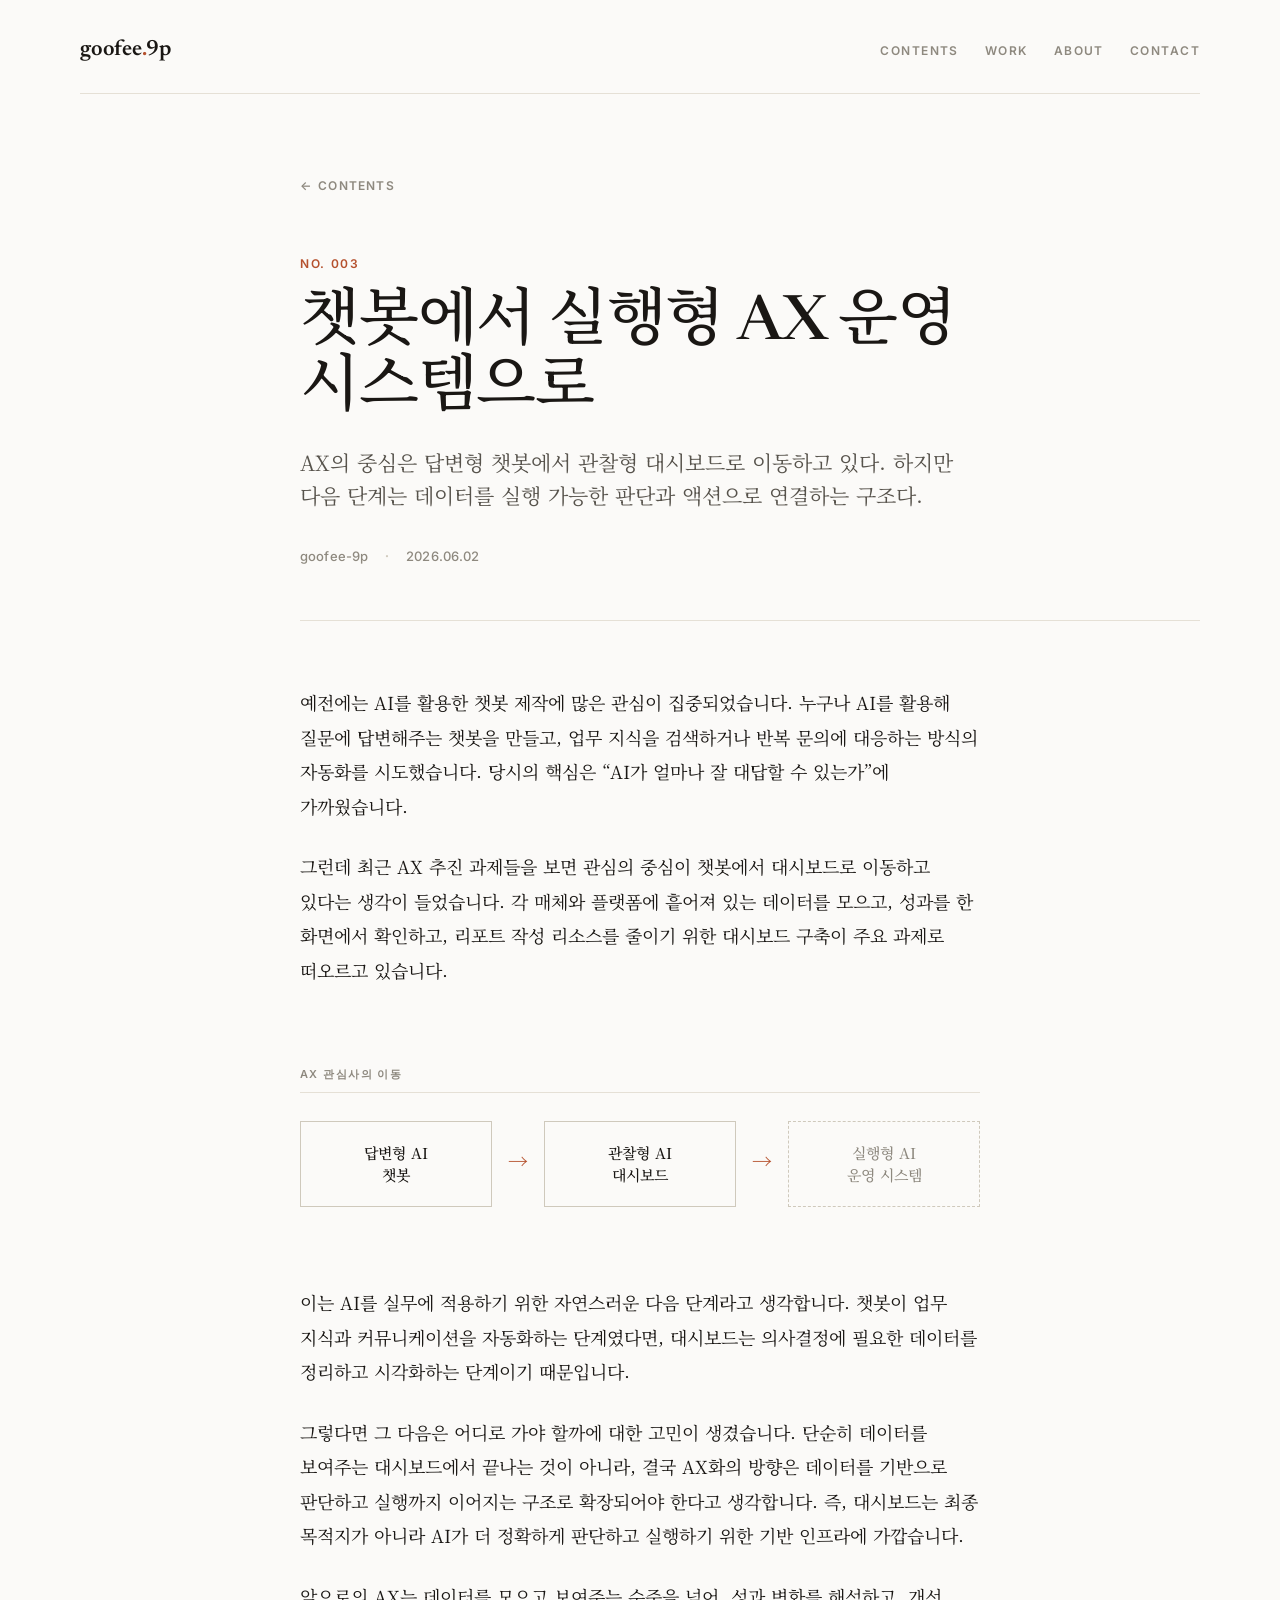
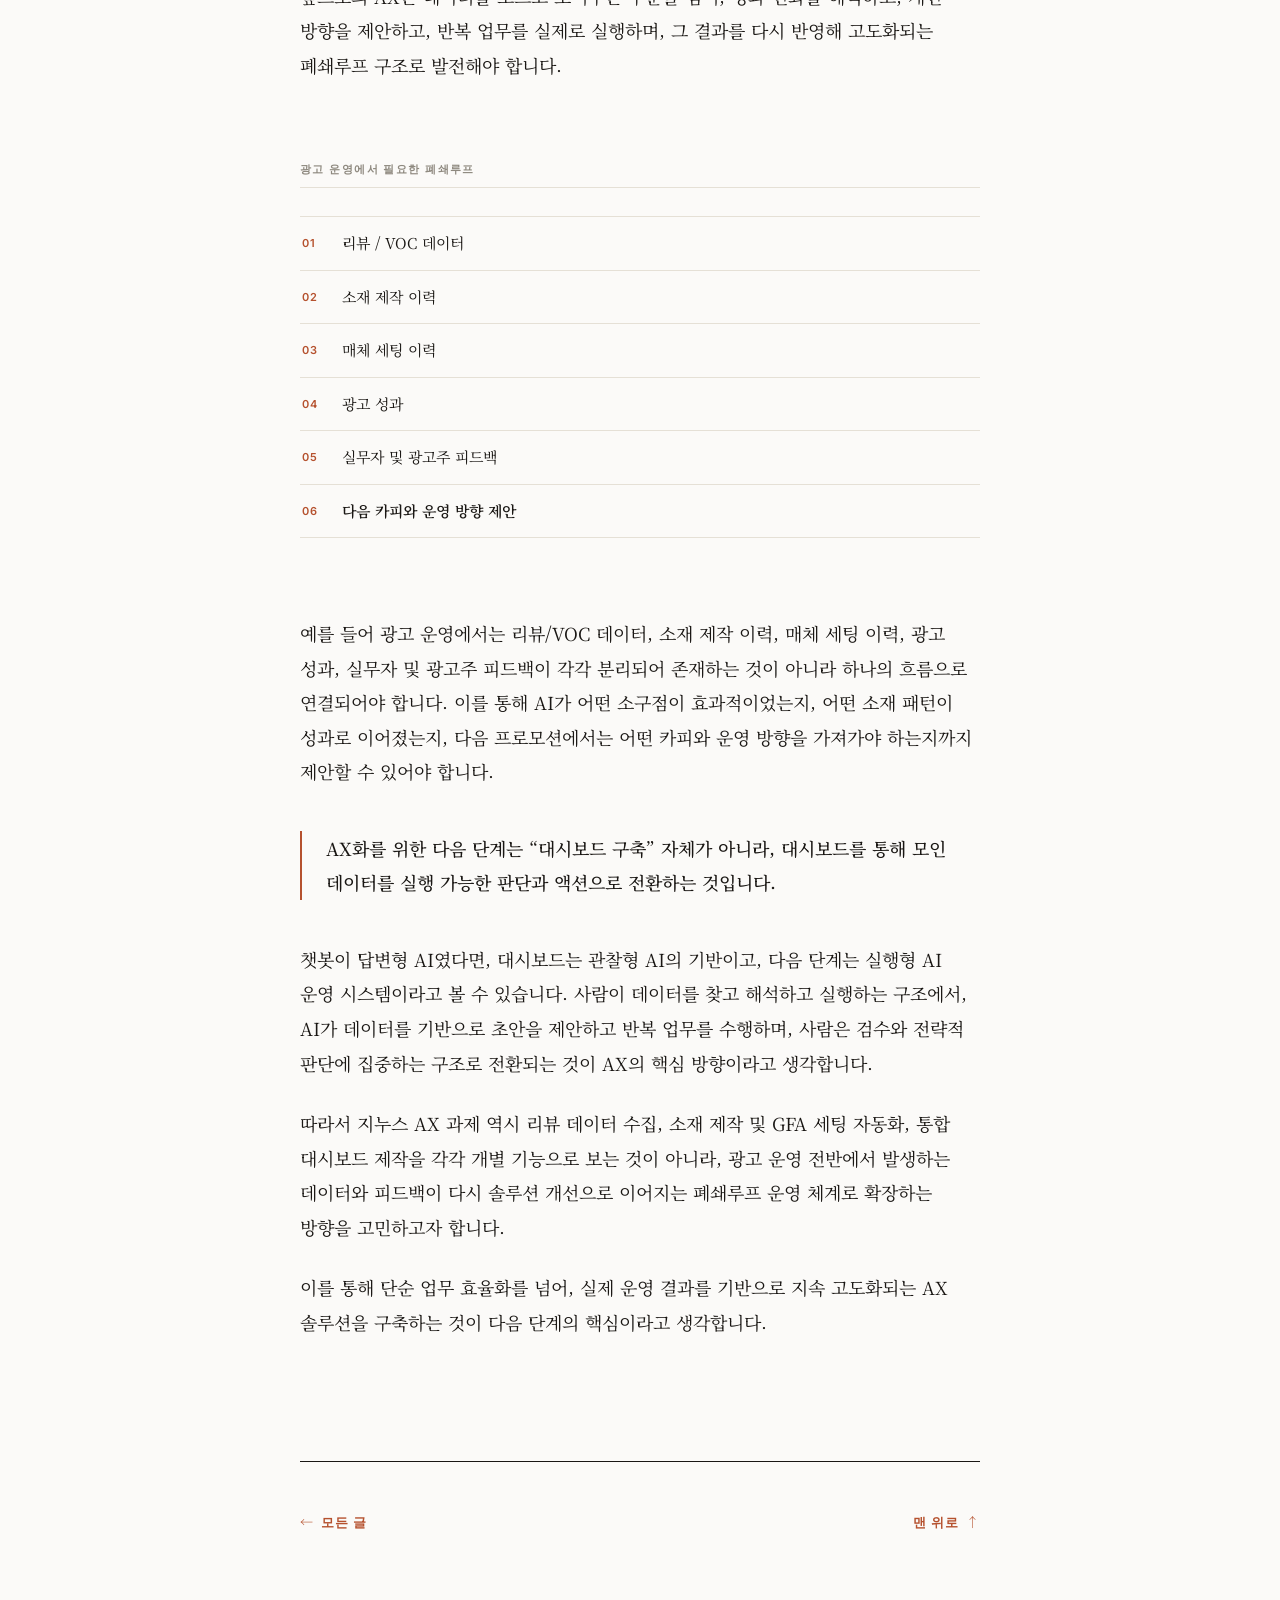
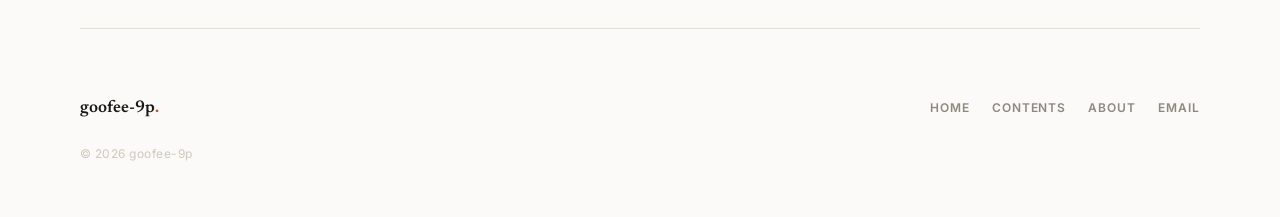
<file: posts/ax-dashboard-to-operating-system.html>
<!doctype html>
<html lang="ko">
  <head>
    <meta charset="utf-8" />
    <meta name="viewport" content="width=device-width, initial-scale=1" />
    <meta
      name="description"
      content="챗봇에서 대시보드, 그리고 실행형 AI 운영 시스템으로 이어지는 AX 방향성에 대한 기록입니다."
    />
    <title>챗봇에서 실행형 AX 운영 시스템으로 — goofee-9p</title>
    <link rel="preconnect" href="https://fonts.googleapis.com" />
    <link rel="preconnect" href="https://fonts.gstatic.com" crossorigin />
    <link
      href="https://fonts.googleapis.com/css2?family=Inter:wght@500;600;700&family=Newsreader:ital,opsz,wght@0,6..72,400;0,6..72,500;0,6..72,600;1,6..72,400&family=Noto+Serif+KR:wght@300;400;500;600;700&display=swap"
      rel="stylesheet"
    />
    <link rel="stylesheet" href="../style.css" />
  </head>
  <body id="top">
    <header class="masthead">
      <a class="wordmark" href="/">goofee<span class="dot">.</span>9p</a>
      <nav class="nav" aria-label="주요 메뉴">
        <a href="../pages/contents.html">Contents</a>
        <a href="../pages/work.html">Work</a>
        <a href="../pages/about.html">About</a>
        <a href="../pages/contact.html">Contact</a>
      </nav>
    </header>

    <main>
      <article class="letter">
        <header class="letter-head">
          <a class="back-link" href="../pages/contents.html">
            <span aria-hidden="true">←</span> Contents
          </a>
          <p class="letter-no">No. 003</p>
          <h1>챗봇에서 실행형 AX 운영 시스템으로</h1>
          <p class="dek">
            AX의 중심은 답변형 챗봇에서 관찰형 대시보드로 이동하고 있다. 하지만
            다음 단계는 데이터를 실행 가능한 판단과 액션으로 연결하는 구조다.
          </p>
          <p class="byline">
            <span class="meta">goofee-9p</span>
            <span class="dot-sep" aria-hidden="true">·</span>
            <time class="meta" datetime="2026-06-02">2026.06.02</time>
          </p>
        </header>

        <div class="letter-body">
          <p>
            예전에는 AI를 활용한 챗봇 제작에 많은 관심이 집중되었습니다. 누구나
            AI를 활용해 질문에 답변해주는 챗봇을 만들고, 업무 지식을 검색하거나
            반복 문의에 대응하는 방식의 자동화를 시도했습니다. 당시의 핵심은
            “AI가 얼마나 잘 대답할 수 있는가”에 가까웠습니다.
          </p>

          <p>
            그런데 최근 AX 추진 과제들을 보면 관심의 중심이 챗봇에서
            대시보드로 이동하고 있다는 생각이 들었습니다. 각 매체와 플랫폼에
            흩어져 있는 데이터를 모으고, 성과를 한 화면에서 확인하고, 리포트
            작성 리소스를 줄이기 위한 대시보드 구축이 주요 과제로 떠오르고
            있습니다.
          </p>

          <figure class="concept-figure" aria-labelledby="ax-shift-title">
            <figcaption id="ax-shift-title">AX 관심사의 이동</figcaption>
            <div class="open-loop ax-shift" aria-hidden="true">
              <div class="shape box">답변형 AI<br />챗봇</div>
              <div class="shape arrow">→</div>
              <div class="shape box">관찰형 AI<br />대시보드</div>
              <div class="shape arrow">→</div>
              <div class="shape box muted">실행형 AI<br />운영 시스템</div>
            </div>
          </figure>

          <p>
            이는 AI를 실무에 적용하기 위한 자연스러운 다음 단계라고 생각합니다.
            챗봇이 업무 지식과 커뮤니케이션을 자동화하는 단계였다면, 대시보드는
            의사결정에 필요한 데이터를 정리하고 시각화하는 단계이기 때문입니다.
          </p>

          <p>
            그렇다면 그 다음은 어디로 가야 할까에 대한 고민이 생겼습니다. 단순히
            데이터를 보여주는 대시보드에서 끝나는 것이 아니라, 결국 AX화의
            방향은 데이터를 기반으로 판단하고 실행까지 이어지는 구조로 확장되어야
            한다고 생각합니다. 즉, 대시보드는 최종 목적지가 아니라 AI가 더
            정확하게 판단하고 실행하기 위한 기반 인프라에 가깝습니다.
          </p>

          <p>
            앞으로의 AX는 데이터를 모으고 보여주는 수준을 넘어, 성과 변화를
            해석하고, 개선 방향을 제안하고, 반복 업무를 실제로 실행하며, 그
            결과를 다시 반영해 고도화되는 폐쇄루프 구조로 발전해야 합니다.
          </p>

          <figure class="concept-figure" aria-labelledby="ad-loop-title">
            <figcaption id="ad-loop-title">광고 운영에서 필요한 폐쇄루프</figcaption>
            <div class="layer-stack ax-stack" aria-hidden="true">
              <div>리뷰 / VOC 데이터</div>
              <div>소재 제작 이력</div>
              <div>매체 세팅 이력</div>
              <div>광고 성과</div>
              <div>실무자 및 광고주 피드백</div>
              <div>다음 카피와 운영 방향 제안</div>
            </div>
          </figure>

          <p>
            예를 들어 광고 운영에서는 리뷰/VOC 데이터, 소재 제작 이력, 매체
            세팅 이력, 광고 성과, 실무자 및 광고주 피드백이 각각 분리되어
            존재하는 것이 아니라 하나의 흐름으로 연결되어야 합니다. 이를 통해
            AI가 어떤 소구점이 효과적이었는지, 어떤 소재 패턴이 성과로
            이어졌는지, 다음 프로모션에서는 어떤 카피와 운영 방향을 가져가야
            하는지까지 제안할 수 있어야 합니다.
          </p>

          <p class="emphasis">
            AX화를 위한 다음 단계는 “대시보드 구축” 자체가 아니라, 대시보드를
            통해 모인 데이터를 실행 가능한 판단과 액션으로 전환하는 것입니다.
          </p>

          <p>
            챗봇이 답변형 AI였다면, 대시보드는 관찰형 AI의 기반이고, 다음 단계는
            실행형 AI 운영 시스템이라고 볼 수 있습니다. 사람이 데이터를 찾고
            해석하고 실행하는 구조에서, AI가 데이터를 기반으로 초안을 제안하고
            반복 업무를 수행하며, 사람은 검수와 전략적 판단에 집중하는 구조로
            전환되는 것이 AX의 핵심 방향이라고 생각합니다.
          </p>

          <p>
            따라서 지누스 AX 과제 역시 리뷰 데이터 수집, 소재 제작 및 GFA 세팅
            자동화, 통합 대시보드 제작을 각각 개별 기능으로 보는 것이 아니라,
            광고 운영 전반에서 발생하는 데이터와 피드백이 다시 솔루션 개선으로
            이어지는 폐쇄루프 운영 체계로 확장하는 방향을 고민하고자 합니다.
          </p>

          <p>
            이를 통해 단순 업무 효율화를 넘어, 실제 운영 결과를 기반으로 지속
            고도화되는 AX 솔루션을 구축하는 것이 다음 단계의 핵심이라고
            생각합니다.
          </p>
        </div>

        <footer class="letter-foot">
          <a class="read-link" href="../pages/contents.html">
            <span class="arw" aria-hidden="true">←</span> 모든 글
          </a>
          <a class="read-link" href="#top">
            맨 위로 <span class="arw" aria-hidden="true">↑</span>
          </a>
        </footer>
      </article>
    </main>

    <footer class="site-foot">
      <span class="foot-brand">goofee-9p<span class="dot">.</span></span>
      <nav aria-label="바닥 메뉴">
        <a href="../index.html">Home</a>
        <a href="../pages/contents.html">Contents</a>
        <a href="../pages/about.html">About</a>
        <a href="mailto:goofee.9p@gmail.com">Email</a>
      </nav>
      <span class="copy">© 2026 goofee-9p</span>
    </footer>
  </body>
</html>
</file>
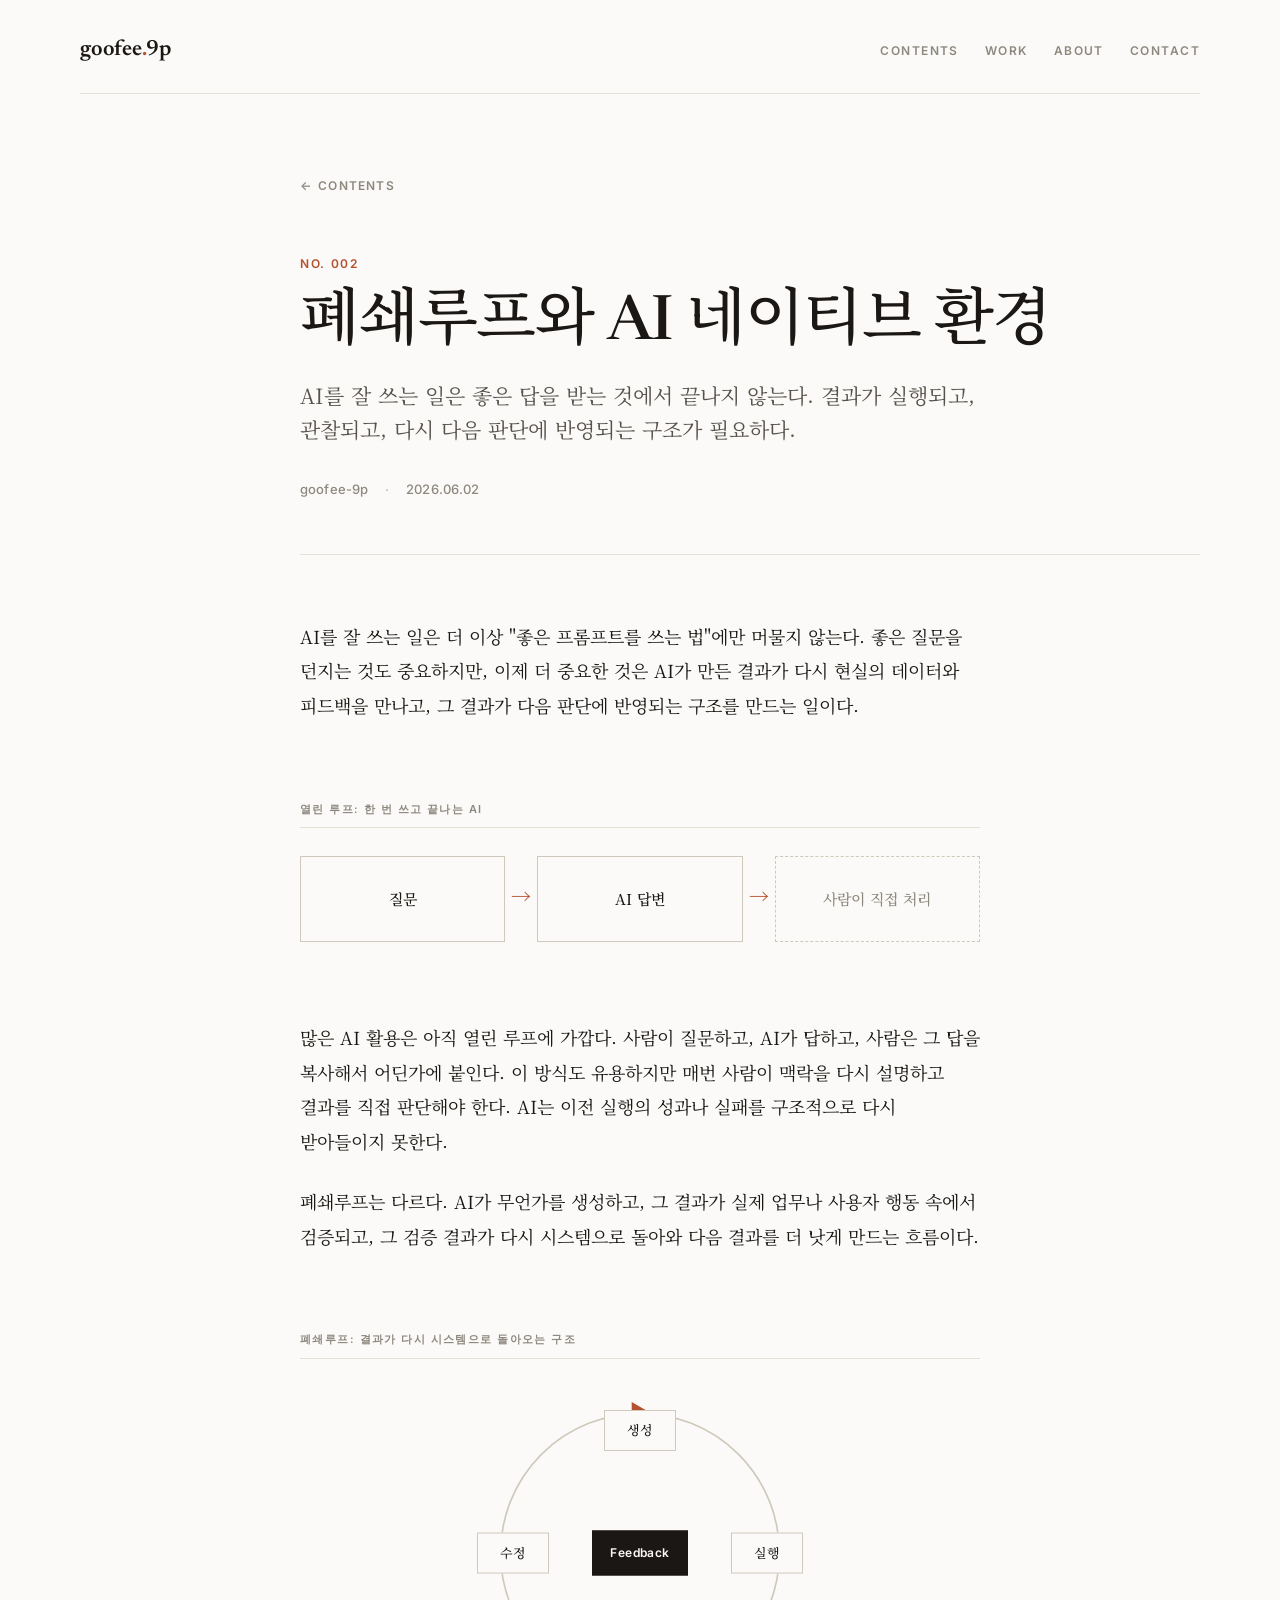
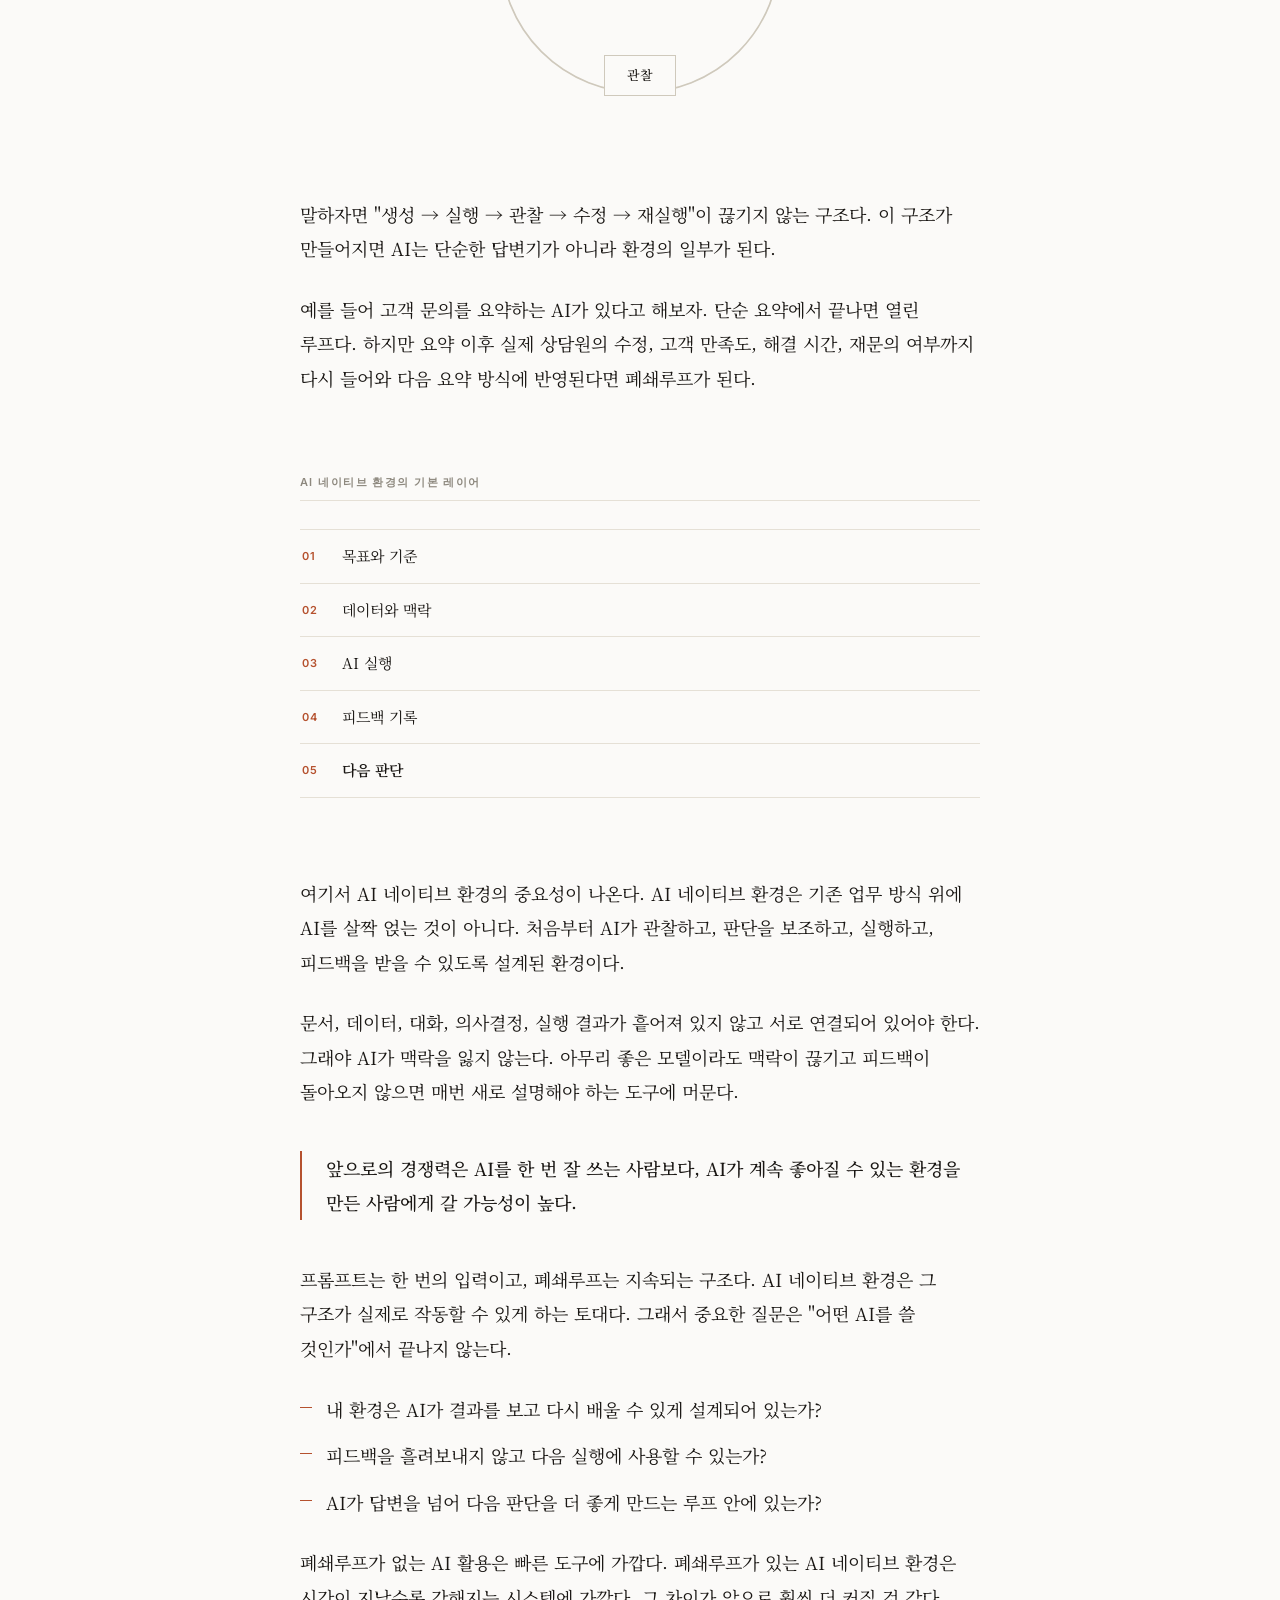
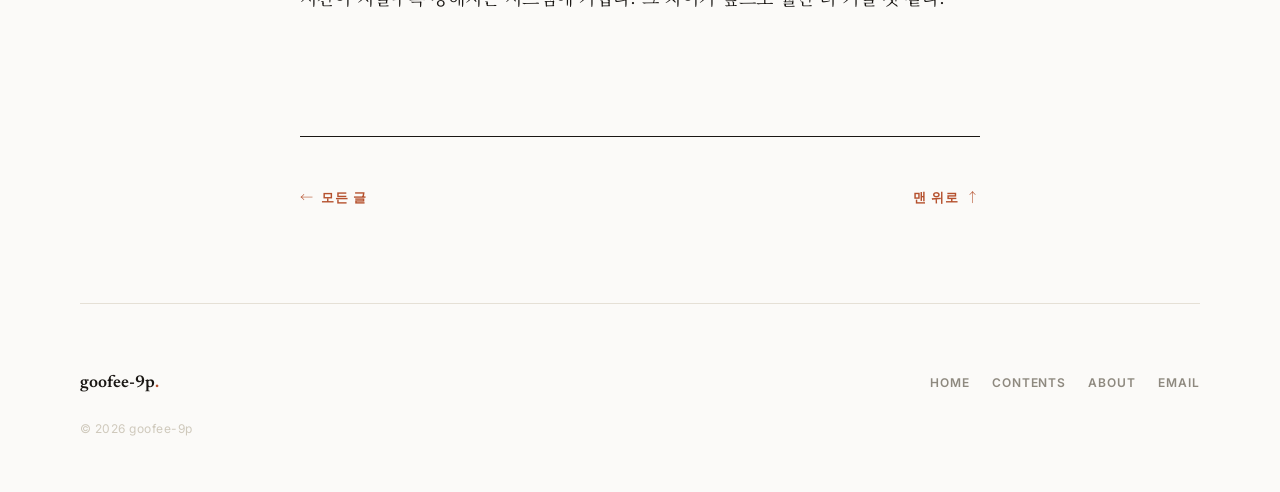
<file: posts/closed-loop-ai-native.html>
<!doctype html>
<html lang="ko">
  <head>
    <meta charset="utf-8" />
    <meta name="viewport" content="width=device-width, initial-scale=1" />
    <meta
      name="description"
      content="폐쇄루프와 AI 네이티브 환경 구축의 중요성에 대한 기록입니다."
    />
    <title>폐쇄루프와 AI 네이티브 환경 — goofee-9p</title>
    <link rel="preconnect" href="https://fonts.googleapis.com" />
    <link rel="preconnect" href="https://fonts.gstatic.com" crossorigin />
    <link
      href="https://fonts.googleapis.com/css2?family=Inter:wght@500;600;700&family=Newsreader:ital,opsz,wght@0,6..72,400;0,6..72,500;0,6..72,600;1,6..72,400&family=Noto+Serif+KR:wght@300;400;500;600;700&display=swap"
      rel="stylesheet"
    />
    <link rel="stylesheet" href="../style.css" />
  </head>
  <body id="top">
    <header class="masthead">
      <a class="wordmark" href="/">goofee<span class="dot">.</span>9p</a>
      <nav class="nav" aria-label="주요 메뉴">
        <a href="../pages/contents.html">Contents</a>
        <a href="../pages/work.html">Work</a>
        <a href="../pages/about.html">About</a>
        <a href="../pages/contact.html">Contact</a>
      </nav>
    </header>

    <main>
      <article class="letter">
        <header class="letter-head">
          <a class="back-link" href="../pages/contents.html">
            <span aria-hidden="true">←</span> Contents
          </a>
          <p class="letter-no">No. 002</p>
          <h1>폐쇄루프와 AI 네이티브 환경</h1>
          <p class="dek">
            AI를 잘 쓰는 일은 좋은 답을 받는 것에서 끝나지 않는다. 결과가
            실행되고, 관찰되고, 다시 다음 판단에 반영되는 구조가 필요하다.
          </p>
          <p class="byline">
            <span class="meta">goofee-9p</span>
            <span class="dot-sep" aria-hidden="true">·</span>
            <time class="meta" datetime="2026-06-02">2026.06.02</time>
          </p>
        </header>

        <div class="letter-body">
          <p>
            AI를 잘 쓰는 일은 더 이상 "좋은 프롬프트를 쓰는 법"에만 머물지
            않는다. 좋은 질문을 던지는 것도 중요하지만, 이제 더 중요한 것은
            AI가 만든 결과가 다시 현실의 데이터와 피드백을 만나고, 그 결과가
            다음 판단에 반영되는 구조를 만드는 일이다.
          </p>

          <figure class="concept-figure" aria-labelledby="open-loop-title">
            <figcaption id="open-loop-title">열린 루프: 한 번 쓰고 끝나는 AI</figcaption>
            <div class="open-loop" aria-hidden="true">
              <div class="shape box">질문</div>
              <div class="shape arrow">→</div>
              <div class="shape box">AI 답변</div>
              <div class="shape arrow">→</div>
              <div class="shape box muted">사람이 직접 처리</div>
            </div>
          </figure>

          <p>
            많은 AI 활용은 아직 열린 루프에 가깝다. 사람이 질문하고, AI가
            답하고, 사람은 그 답을 복사해서 어딘가에 붙인다. 이 방식도 유용하지만
            매번 사람이 맥락을 다시 설명하고 결과를 직접 판단해야 한다. AI는
            이전 실행의 성과나 실패를 구조적으로 다시 받아들이지 못한다.
          </p>

          <p>
            폐쇄루프는 다르다. AI가 무언가를 생성하고, 그 결과가 실제 업무나
            사용자 행동 속에서 검증되고, 그 검증 결과가 다시 시스템으로 돌아와
            다음 결과를 더 낫게 만드는 흐름이다.
          </p>

          <figure class="concept-figure" aria-labelledby="closed-loop-title">
            <figcaption id="closed-loop-title">폐쇄루프: 결과가 다시 시스템으로 돌아오는 구조</figcaption>
            <div class="loop-diagram" aria-hidden="true">
              <svg
                class="loop-ring"
                viewBox="0 0 100 100"
                aria-hidden="true"
                focusable="false"
              >
                <circle cx="50" cy="50" r="42" />
                <polygon points="47.5,4.5 47.5,11.5 53.5,8" />
              </svg>
              <div class="loop-node top">생성</div>
              <div class="loop-node right">실행</div>
              <div class="loop-node bottom">관찰</div>
              <div class="loop-node left">수정</div>
              <div class="loop-core">Feedback</div>
            </div>
          </figure>

          <p>
            말하자면 "생성 → 실행 → 관찰 → 수정 → 재실행"이 끊기지 않는
            구조다. 이 구조가 만들어지면 AI는 단순한 답변기가 아니라 환경의
            일부가 된다.
          </p>

          <p>
            예를 들어 고객 문의를 요약하는 AI가 있다고 해보자. 단순 요약에서
            끝나면 열린 루프다. 하지만 요약 이후 실제 상담원의 수정, 고객
            만족도, 해결 시간, 재문의 여부까지 다시 들어와 다음 요약 방식에
            반영된다면 폐쇄루프가 된다.
          </p>

          <figure class="concept-figure" aria-labelledby="native-title">
            <figcaption id="native-title">AI 네이티브 환경의 기본 레이어</figcaption>
            <div class="layer-stack" aria-hidden="true">
              <div>목표와 기준</div>
              <div>데이터와 맥락</div>
              <div>AI 실행</div>
              <div>피드백 기록</div>
              <div>다음 판단</div>
            </div>
          </figure>

          <p>
            여기서 AI 네이티브 환경의 중요성이 나온다. AI 네이티브 환경은 기존
            업무 방식 위에 AI를 살짝 얹는 것이 아니다. 처음부터 AI가 관찰하고,
            판단을 보조하고, 실행하고, 피드백을 받을 수 있도록 설계된 환경이다.
          </p>

          <p>
            문서, 데이터, 대화, 의사결정, 실행 결과가 흩어져 있지 않고 서로
            연결되어 있어야 한다. 그래야 AI가 맥락을 잃지 않는다. 아무리 좋은
            모델이라도 맥락이 끊기고 피드백이 돌아오지 않으면 매번 새로
            설명해야 하는 도구에 머문다.
          </p>

          <p class="emphasis">
            앞으로의 경쟁력은 AI를 한 번 잘 쓰는 사람보다, AI가 계속 좋아질 수
            있는 환경을 만든 사람에게 갈 가능성이 높다.
          </p>

          <p>
            프롬프트는 한 번의 입력이고, 폐쇄루프는 지속되는 구조다. AI 네이티브
            환경은 그 구조가 실제로 작동할 수 있게 하는 토대다. 그래서 중요한
            질문은 "어떤 AI를 쓸 것인가"에서 끝나지 않는다.
          </p>

          <ul>
            <li>내 환경은 AI가 결과를 보고 다시 배울 수 있게 설계되어 있는가?</li>
            <li>피드백을 흘려보내지 않고 다음 실행에 사용할 수 있는가?</li>
            <li>AI가 답변을 넘어 다음 판단을 더 좋게 만드는 루프 안에 있는가?</li>
          </ul>

          <p>
            폐쇄루프가 없는 AI 활용은 빠른 도구에 가깝다. 폐쇄루프가 있는 AI
            네이티브 환경은 시간이 지날수록 강해지는 시스템에 가깝다. 그 차이가
            앞으로 훨씬 더 커질 것 같다.
          </p>
        </div>

        <footer class="letter-foot">
          <a class="read-link" href="../pages/contents.html">
            <span class="arw" aria-hidden="true">←</span> 모든 글
          </a>
          <a class="read-link" href="#top">
            맨 위로 <span class="arw" aria-hidden="true">↑</span>
          </a>
        </footer>
      </article>
    </main>

    <footer class="site-foot">
      <span class="foot-brand">goofee-9p<span class="dot">.</span></span>
      <nav aria-label="바닥 메뉴">
        <a href="../index.html">Home</a>
        <a href="../pages/contents.html">Contents</a>
        <a href="../pages/about.html">About</a>
        <a href="mailto:goofee.9p@gmail.com">Email</a>
      </nav>
      <span class="copy">© 2026 goofee-9p</span>
    </footer>
  </body>
</html>
</file>
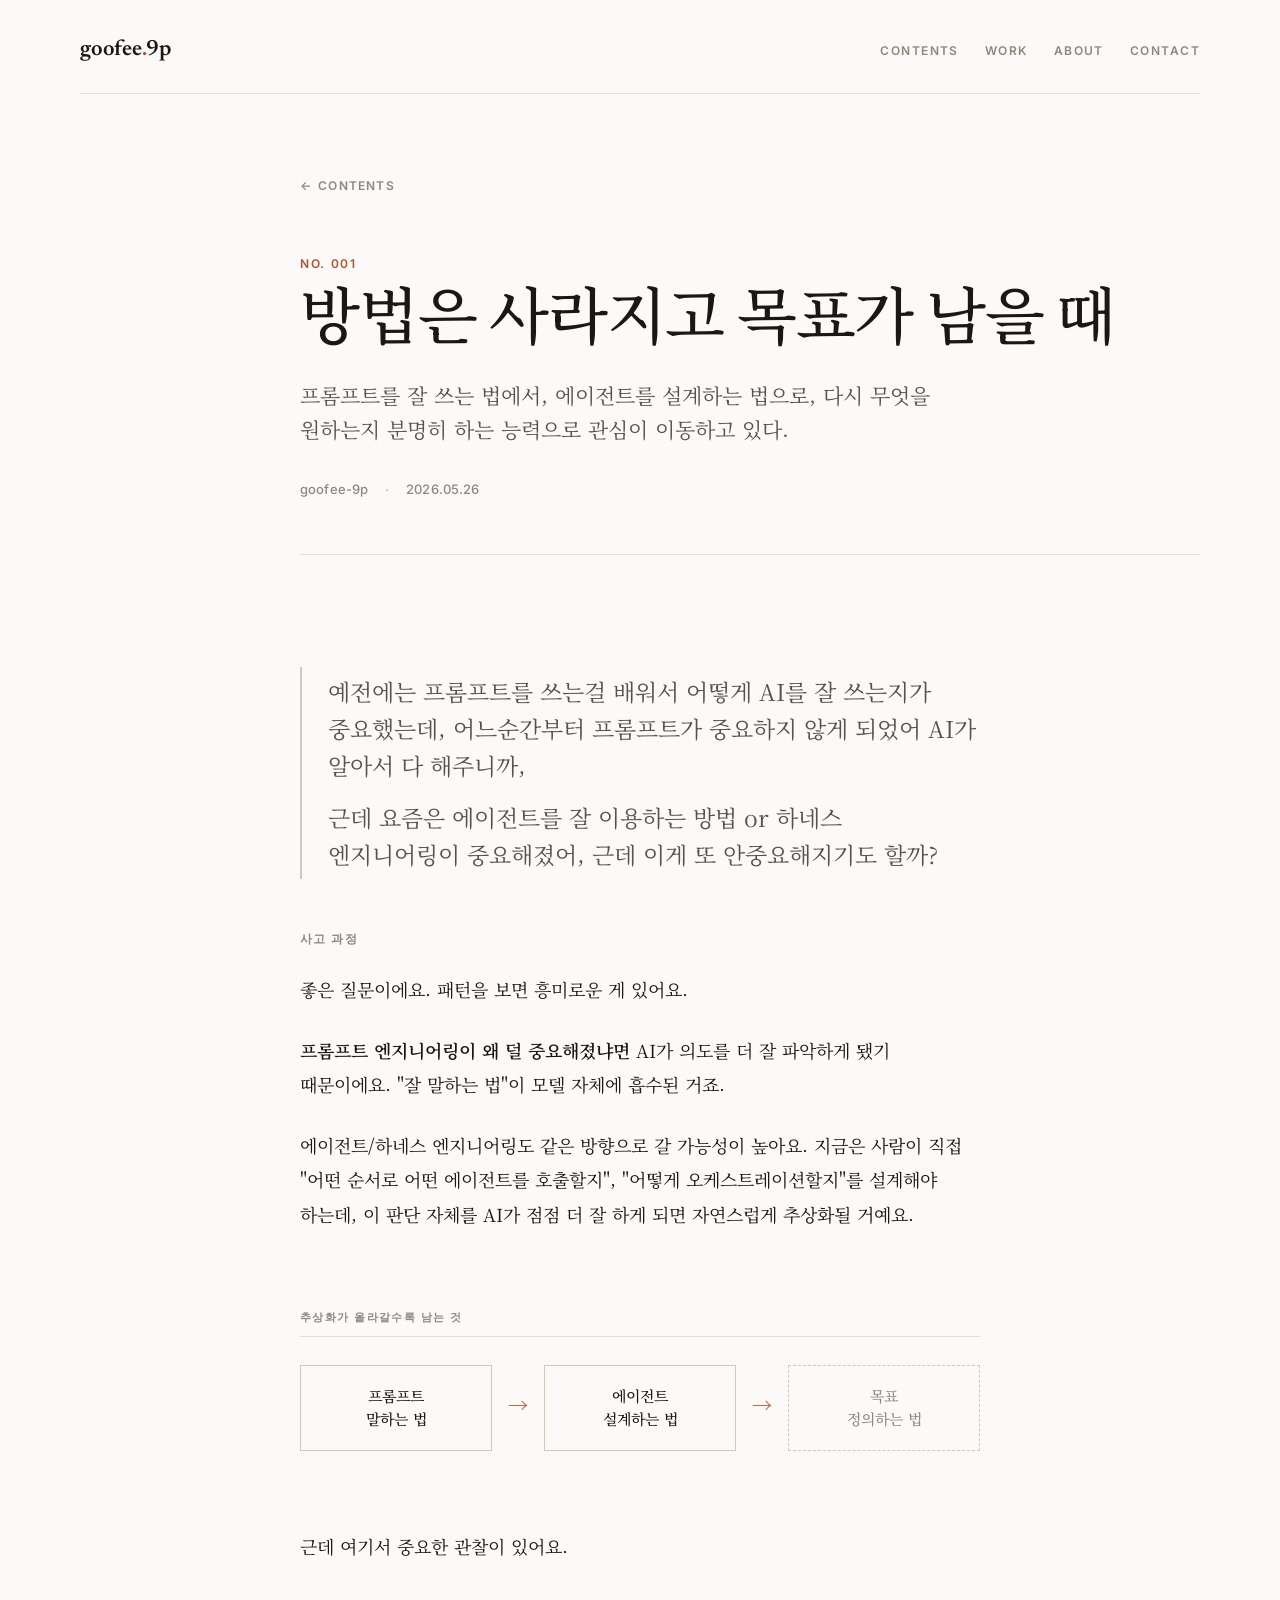
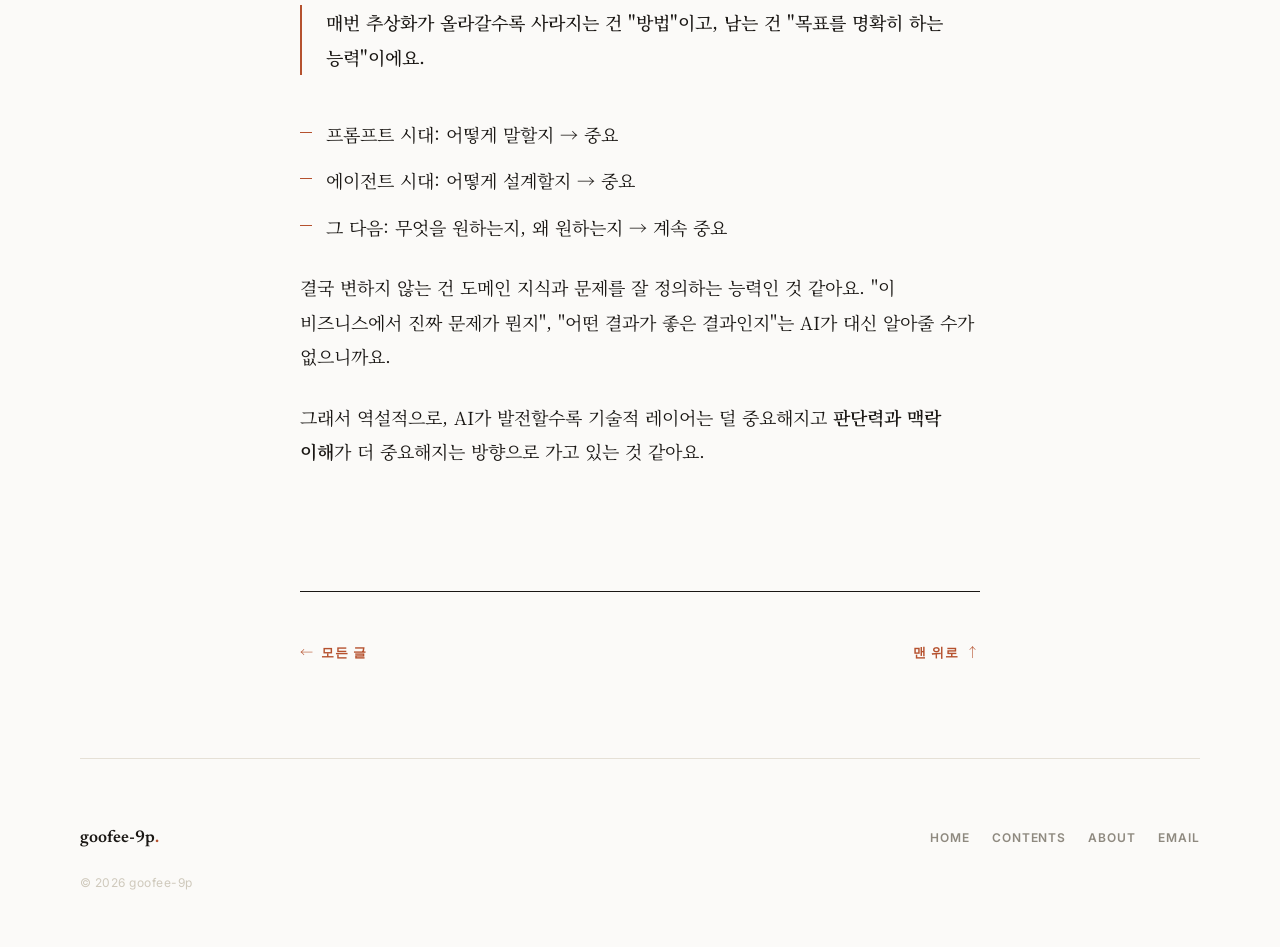
<file: posts/prompt-agent-thinking.html>
<!doctype html>
<html lang="ko">
  <head>
    <meta charset="utf-8" />
    <meta name="viewport" content="width=device-width, initial-scale=1" />
    <meta
      name="description"
      content="프롬프트 엔지니어링, 에이전트 엔지니어링, 그리고 AI 시대에 남는 판단력에 대한 첫 기록입니다."
    />
    <title>방법은 사라지고 목표가 남을 때 — goofee-9p</title>
    <link rel="preconnect" href="https://fonts.googleapis.com" />
    <link rel="preconnect" href="https://fonts.gstatic.com" crossorigin />
    <link
      href="https://fonts.googleapis.com/css2?family=Inter:wght@500;600;700&family=Newsreader:ital,opsz,wght@0,6..72,400;0,6..72,500;0,6..72,600;1,6..72,400&family=Noto+Serif+KR:wght@300;400;500;600;700&display=swap"
      rel="stylesheet"
    />
    <link rel="stylesheet" href="../style.css" />
  </head>
  <body id="top">
    <header class="masthead">
      <a class="wordmark" href="/">goofee<span class="dot">.</span>9p</a>
      <nav class="nav" aria-label="주요 메뉴">
        <a href="../pages/contents.html">Contents</a>
        <a href="../pages/work.html">Work</a>
        <a href="../pages/about.html">About</a>
        <a href="../pages/contact.html">Contact</a>
      </nav>
    </header>

    <main>
      <article class="letter">
        <header class="letter-head">
          <a class="back-link" href="../pages/contents.html">
            <span aria-hidden="true">←</span> Contents
          </a>
          <p class="letter-no">No. 001</p>
          <h1>방법은 사라지고 목표가 남을 때</h1>
          <p class="dek">
            프롬프트를 잘 쓰는 법에서, 에이전트를 설계하는 법으로, 다시 무엇을
            원하는지 분명히 하는 능력으로 관심이 이동하고 있다.
          </p>
          <p class="byline">
            <span class="meta">goofee-9p</span>
            <span class="dot-sep" aria-hidden="true">·</span>
            <time class="meta" datetime="2026-05-26">2026.05.26</time>
          </p>
        </header>

        <div class="letter-body">
          <blockquote>
            <p>
              예전에는 프롬프트를 쓰는걸 배워서 어떻게 AI를 잘 쓰는지가
              중요했는데, 어느순간부터 프롬프트가 중요하지 않게 되었어 AI가
              알아서 다 해주니까,
            </p>
            <p>
              근데 요즘은 에이전트를 잘 이용하는 방법 or 하네스 엔지니어링이
              중요해졌어, 근데 이게 또 안중요해지기도 할까?
            </p>
          </blockquote>

          <p class="thought-label">사고 과정</p>

          <p>좋은 질문이에요. 패턴을 보면 흥미로운 게 있어요.</p>

          <p>
            <strong>프롬프트 엔지니어링이 왜 덜 중요해졌냐면</strong> AI가
            의도를 더 잘 파악하게 됐기 때문이에요. "잘 말하는 법"이 모델
            자체에 흡수된 거죠.
          </p>

          <p>
            에이전트/하네스 엔지니어링도 같은 방향으로 갈 가능성이 높아요.
            지금은 사람이 직접 "어떤 순서로 어떤 에이전트를 호출할지",
            "어떻게 오케스트레이션할지"를 설계해야 하는데, 이 판단 자체를 AI가
            점점 더 잘 하게 되면 자연스럽게 추상화될 거예요.
          </p>

          <figure class="concept-figure" aria-labelledby="abstraction-title">
            <figcaption id="abstraction-title">추상화가 올라갈수록 남는 것</figcaption>
            <div class="open-loop abstraction-flow" aria-hidden="true">
              <div class="shape box">프롬프트<br />말하는 법</div>
              <div class="shape arrow">→</div>
              <div class="shape box">에이전트<br />설계하는 법</div>
              <div class="shape arrow">→</div>
              <div class="shape box muted">목표<br />정의하는 법</div>
            </div>
          </figure>

          <p>근데 여기서 중요한 관찰이 있어요.</p>

          <p class="emphasis">
            매번 추상화가 올라갈수록 사라지는 건 "방법"이고, 남는 건 "목표를
            명확히 하는 능력"이에요.
          </p>

          <ul>
            <li>프롬프트 시대: 어떻게 말할지 → 중요</li>
            <li>에이전트 시대: 어떻게 설계할지 → 중요</li>
            <li>그 다음: 무엇을 원하는지, 왜 원하는지 → 계속 중요</li>
          </ul>

          <p>
            결국 변하지 않는 건 도메인 지식과 문제를 잘 정의하는 능력인 것
            같아요. "이 비즈니스에서 진짜 문제가 뭔지", "어떤 결과가 좋은
            결과인지"는 AI가 대신 알아줄 수가 없으니까요.
          </p>

          <p>
            그래서 역설적으로, AI가 발전할수록 기술적 레이어는 덜 중요해지고
            <strong>판단력과 맥락 이해</strong>가 더 중요해지는 방향으로 가고
            있는 것 같아요.
          </p>
        </div>

        <footer class="letter-foot">
          <a class="read-link" href="../pages/contents.html">
            <span class="arw" aria-hidden="true">←</span> 모든 글
          </a>
          <a class="read-link" href="#top">
            맨 위로 <span class="arw" aria-hidden="true">↑</span>
          </a>
        </footer>
      </article>
    </main>

    <footer class="site-foot">
      <span class="foot-brand">goofee-9p<span class="dot">.</span></span>
      <nav aria-label="바닥 메뉴">
        <a href="../index.html">Home</a>
        <a href="../pages/contents.html">Contents</a>
        <a href="../pages/about.html">About</a>
        <a href="mailto:goofee.9p@gmail.com">Email</a>
      </nav>
      <span class="copy">© 2026 goofee-9p</span>
    </footer>
  </body>
</html>
</file>
<file: style.css>
/* =====================================================================
   goofee-9p — Letters
   Editorial letter & portfolio. Warm monochrome + one restrained
   terracotta accent. See DESIGN.md for the design system of record.
   ===================================================================== */

:root {
  /* Color */
  --paper: #fbfaf8;
  --paper-raised: #f4f1ea;
  --ink: #1a1714;
  --ink-soft: #57534c;
  --ink-quiet: #8e897f;
  --line: #e5e0d6;
  --line-strong: #cfc9bc;
  --accent: #b5512e;
  --accent-deep: #8f3f22;
  --accent-wash: #f4e8e1;

  /* Type families */
  --serif: "Newsreader", "Noto Serif KR", Georgia, serif;
  --serif-ko: "Noto Serif KR", "Newsreader", Georgia, serif;
  --sans: "Inter", system-ui, -apple-system, sans-serif;

  /* Layout */
  --shell: min(100% - 48px, 1120px);
  --home-shell: min(100% - 48px, 760px);
  --measure: 680px;
  --subpage-inset: clamp(0px, calc((100vw - var(--measure) - 48px) / 2), 220px);
}

*,
*::before,
*::after {
  box-sizing: border-box;
}

html {
  scroll-behavior: smooth;
  -webkit-text-size-adjust: 100%;
}

body {
  margin: 0;
  background: var(--paper);
  color: var(--ink);
  font-family: var(--serif-ko);
  font-size: 18px;
  line-height: 1.85;
  -webkit-font-smoothing: antialiased;
  text-rendering: optimizeLegibility;
}

::selection {
  background: var(--accent-wash);
  color: var(--accent-deep);
}

a {
  color: inherit;
  text-decoration: none;
}

a:focus-visible {
  outline: 2px solid var(--accent);
  outline-offset: 3px;
  border-radius: 2px;
}

img {
  max-width: 100%;
  display: block;
}

/* ---- Reusable type primitives --------------------------------------- */
.eyebrow,
.label {
  font-family: var(--sans);
  font-size: 12px;
  font-weight: 600;
  letter-spacing: 0.14em;
  line-height: 1;
  text-transform: uppercase;
  color: var(--ink-quiet);
}

.meta {
  font-family: var(--sans);
  font-size: 13px;
  font-weight: 500;
  letter-spacing: 0.01em;
  color: var(--ink-quiet);
}

/* Short terracotta identity rule used to open a section */
.accent-rule {
  width: 34px;
  height: 2px;
  margin: 14px 0 0;
  background: var(--accent);
  border: 0;
}

/* Inline serif link */
.link {
  color: var(--accent);
  border-bottom: 1px solid currentColor;
  transition: color 0.18s ease;
}
.link:hover {
  color: var(--accent-deep);
}

/* Standalone read / action link */
.read-link {
  display: inline-flex;
  align-items: baseline;
  gap: 0.5em;
  font-family: var(--sans);
  font-size: 13px;
  font-weight: 600;
  letter-spacing: 0.08em;
  text-transform: uppercase;
  color: var(--accent);
  transition: gap 0.18s ease, color 0.18s ease;
}
.read-link .arw {
  font-family: var(--serif);
  transition: transform 0.18s ease;
}
.read-link:hover {
  color: var(--accent-deep);
}
.read-link:hover .arw {
  transform: translateX(4px);
}

/* ===== Masthead ====================================================== */
.masthead {
  width: var(--shell);
  margin: 0 auto;
  display: flex;
  align-items: baseline;
  justify-content: space-between;
  gap: 24px 40px;
  padding: 30px 0 22px;
  border-bottom: 1px solid var(--line);
}

.wordmark {
  font-family: var(--serif);
  font-size: 22px;
  font-weight: 600;
  letter-spacing: -0.01em;
}
.wordmark .dot {
  color: var(--accent);
}

.nav {
  display: flex;
  flex-wrap: wrap;
  gap: 10px 26px;
  font-family: var(--sans);
  font-size: 12px;
  font-weight: 600;
  letter-spacing: 0.12em;
  text-transform: uppercase;
}
.nav a {
  color: var(--ink-quiet);
  padding-bottom: 2px;
  transition: color 0.18s ease;
}
.nav a:hover {
  color: var(--ink);
}
.nav a[aria-current="page"] {
  color: var(--ink);
  border-bottom: 1px solid var(--accent);
}

/* ===== Shell / main ================================================== */
.shell {
  width: var(--shell);
  margin: 0 auto;
}

/* ===== Home ========================================================= */
/* section opener */
.section-head {
  width: var(--home-shell);
  margin: 0 auto;
  display: flex;
  align-items: baseline;
  justify-content: space-between;
  gap: 20px;
  padding-top: clamp(40px, 6vw, 70px);
}
.section-head .eyebrow {
  display: inline-block;
}

/* Featured latest letter */
.featured {
  width: var(--home-shell);
  margin: clamp(48px, 8vw, 92px) auto 0;
  padding: clamp(28px, 4vw, 44px) 0 clamp(40px, 6vw, 64px);
  border-top: 1px solid var(--ink);
  display: grid;
  grid-template-columns: minmax(0, 1fr);
  gap: 18px;
}
.featured .kicker {
  width: min(100%, var(--measure));
  margin-inline: auto;
  display: flex;
  align-items: center;
  gap: 14px;
  font-family: var(--sans);
  font-size: 12px;
  font-weight: 600;
  letter-spacing: 0.12em;
  text-transform: uppercase;
}
.featured .kicker .num {
  color: var(--accent);
}
.featured .kicker .dot-sep {
  color: var(--line-strong);
}
.featured h2 {
  margin: 0 auto;
  max-width: 18ch;
  font-family: var(--serif);
  font-size: clamp(34px, 5.4vw, 60px);
  font-weight: 500;
  line-height: 1.08;
  letter-spacing: -0.018em;
  word-break: keep-all;
}
.featured h2 a {
  transition: color 0.18s ease;
}
.featured h2 a:hover {
  color: var(--accent-deep);
}
.featured .dek {
  width: min(100%, var(--measure));
  max-width: 52ch;
  margin: 6px auto 4px;
  color: var(--ink-soft);
  font-family: var(--serif);
  font-style: italic;
  font-size: clamp(18px, 2.3vw, 22px);
  line-height: 1.55;
  word-break: keep-all;
}
.featured .dek--ko {
  font-family: var(--serif-ko);
  font-style: normal;
}
.featured > .read-link {
  width: min(100%, var(--measure));
  margin-inline: auto;
}

/* Archive / letter index */
.letter-index {
  width: var(--home-shell);
  margin: 0 auto;
  border-top: 1px solid var(--line);
}
.page-body > .letter-index {
  width: 100%;
  margin: 0;
  padding-left: 0;
}
.letter-row {
  display: grid;
  grid-template-columns: 64px minmax(0, 1fr) 112px;
  gap: 8px 24px;
  align-items: baseline;
  padding: clamp(22px, 3vw, 30px) 16px;
  margin: 0 -16px;
  border-bottom: 1px solid var(--line);
  transition: background 0.18s ease;
}
.letter-row:hover {
  background: var(--paper-raised);
}
.letter-row .num {
  font-family: var(--sans);
  font-size: 12px;
  font-weight: 600;
  letter-spacing: 0.1em;
  color: var(--accent);
  text-transform: uppercase;
}
.letter-row .body h3 {
  margin: 0 0 8px;
  font-family: var(--serif);
  font-size: clamp(22px, 2.8vw, 30px);
  font-weight: 500;
  line-height: 1.18;
  letter-spacing: -0.012em;
  word-break: keep-all;
  transition: color 0.18s ease;
}
.letter-row:hover .body h3 {
  color: var(--accent-deep);
}
.letter-row .body p {
  margin: 0;
  max-width: 60ch;
  color: var(--ink-soft);
  font-family: var(--serif-ko);
  font-size: 16px;
  line-height: 1.66;
  word-break: keep-all;
}
.letter-row time {
  justify-self: end;
  font-family: var(--sans);
  font-size: 13px;
  font-weight: 500;
  letter-spacing: 0.02em;
  color: var(--ink-quiet);
  white-space: nowrap;
}

/* Quiet About / Work strip */
.about-strip {
  width: var(--home-shell);
  margin: clamp(56px, 9vw, 104px) auto 0;
  padding-top: clamp(34px, 5vw, 52px);
  border-top: 1px solid var(--line);
  display: grid;
  grid-template-columns: repeat(2, minmax(0, 1fr));
  gap: 1px;
  background: var(--line);
}
.about-strip a {
  display: block;
  padding: clamp(26px, 4vw, 40px) clamp(20px, 3vw, 32px);
  background: var(--paper);
  transition: background 0.18s ease;
}
.about-strip a:hover {
  background: var(--paper-raised);
}
.about-strip h3 {
  margin: 14px 0 10px;
  font-family: var(--serif);
  font-size: clamp(26px, 3.4vw, 38px);
  font-weight: 500;
  letter-spacing: -0.01em;
}
.about-strip p {
  margin: 0;
  max-width: 34ch;
  color: var(--ink-soft);
  font-family: var(--serif-ko);
  font-size: 16px;
  line-height: 1.65;
  word-break: keep-all;
}

/* ===== Generic interior page ======================================== */
.page-head {
  width: var(--shell);
  margin: 0 auto;
  padding: clamp(56px, 9vw, 116px) 0 clamp(34px, 5vw, 58px) var(--subpage-inset);
  border-bottom: 1px solid var(--line);
}
.page-head h1 {
  margin: 20px 0 0;
  max-width: 24ch;
  font-family: var(--serif);
  font-size: clamp(44px, 6.4vw, 76px);
  font-weight: 500;
  line-height: 1.04;
  letter-spacing: -0.02em;
  word-break: keep-all;
}
.page-head .standfirst {
  max-width: 58ch;
  margin: 22px 0 0;
  color: var(--ink-soft);
  font-family: var(--serif-ko);
  font-size: clamp(17px, 2vw, 20px);
  line-height: 1.7;
  word-break: keep-all;
}

.page-body {
  width: var(--shell);
  margin: 0 auto;
  padding: clamp(40px, 6vw, 72px) 0 clamp(72px, 11vw, 132px) var(--subpage-inset);
}

.prose {
  max-width: var(--measure);
  font-family: var(--serif-ko);
  font-size: 18px;
  line-height: 1.85;
  color: var(--ink);
  word-break: keep-all;
}
.prose p {
  margin: 0 0 24px;
}
.prose p:last-child {
  margin-bottom: 0;
}
.prose a {
  color: var(--accent);
  border-bottom: 1px solid currentColor;
}
.prose a:hover {
  color: var(--accent-deep);
}

/* Questions */
.questions {
  max-width: 860px;
  border-top: 1px solid var(--line);
}
.questions li {
  list-style: none;
  display: grid;
  grid-template-columns: 28px minmax(0, 1fr);
  gap: 18px;
  padding: clamp(24px, 3.6vw, 38px) 0;
  border-bottom: 1px solid var(--line);
}
.questions ol {
  margin: 0;
  padding: 0;
  counter-reset: q;
}
.questions li::before {
  counter-increment: q;
  content: counter(q, decimal-leading-zero);
  font-family: var(--sans);
  font-size: 12px;
  font-weight: 600;
  letter-spacing: 0.08em;
  color: var(--accent);
  padding-top: 0.7em;
}
.questions p {
  margin: 0;
  font-family: var(--serif-ko);
  font-size: clamp(22px, 3.2vw, 34px);
  font-weight: 400;
  line-height: 1.4;
  letter-spacing: -0.01em;
  word-break: keep-all;
}

.callout {
  max-width: var(--measure);
  margin-top: clamp(44px, 6vw, 64px);
  padding-top: 26px;
  border-top: 1px solid var(--ink);
}
.callout p {
  margin: 0 0 16px;
  color: var(--ink-soft);
  font-family: var(--serif-ko);
  font-size: 17px;
  line-height: 1.7;
}

/* Work / portfolio */
.work-list {
  border-top: 1px solid var(--ink);
}
.work-item {
  display: grid;
  grid-template-columns: 88px minmax(0, 1fr) auto;
  gap: 10px 32px;
  align-items: baseline;
  padding: clamp(28px, 4vw, 44px) 16px;
  margin: 0 -16px;
  border-bottom: 1px solid var(--line);
  transition: background 0.18s ease;
}
.work-item:hover {
  background: var(--paper-raised);
}
.work-item .yr {
  font-family: var(--sans);
  font-size: 13px;
  font-weight: 500;
  letter-spacing: 0.04em;
  color: var(--ink-quiet);
}
.work-item h2 {
  margin: 0 0 8px;
  font-family: var(--serif);
  font-size: clamp(26px, 3.4vw, 38px);
  font-weight: 500;
  line-height: 1.16;
  letter-spacing: -0.012em;
  word-break: keep-all;
}
.work-item .role {
  display: inline-block;
  margin-bottom: 12px;
  font-family: var(--sans);
  font-size: 11px;
  font-weight: 600;
  letter-spacing: 0.12em;
  text-transform: uppercase;
  color: var(--accent);
}
.work-item p {
  margin: 0;
  max-width: 54ch;
  color: var(--ink-soft);
  font-family: var(--serif-ko);
  font-size: 16px;
  line-height: 1.66;
  word-break: keep-all;
}
.work-item .go {
  align-self: center;
  font-family: var(--serif);
  font-size: 24px;
  color: var(--ink-quiet);
  transition: color 0.18s ease, transform 0.18s ease;
}
.work-item:hover .go {
  color: var(--accent);
  transform: translateX(4px);
}

/* Contact */
.contact {
  max-width: var(--measure);
}
.contact .big-mail {
  display: inline-block;
  font-family: var(--serif);
  font-size: clamp(30px, 6vw, 60px);
  font-weight: 500;
  letter-spacing: -0.015em;
  border-bottom: 2px solid var(--accent);
  padding-bottom: 4px;
  overflow-wrap: anywhere;
  transition: color 0.18s ease;
}
.contact .big-mail:hover {
  color: var(--accent-deep);
}
.contact .note {
  margin-top: clamp(34px, 5vw, 52px);
  color: var(--ink-soft);
  font-family: var(--serif-ko);
  font-size: 17px;
  line-height: 1.75;
}
.contact .channels {
  margin-top: 28px;
  display: flex;
  flex-wrap: wrap;
  gap: 14px 28px;
  font-family: var(--sans);
  font-size: 13px;
  font-weight: 600;
  letter-spacing: 0.06em;
  text-transform: uppercase;
}
.contact .channels a {
  color: var(--ink-quiet);
  border-bottom: 1px solid var(--line-strong);
  padding-bottom: 2px;
  transition: color 0.18s ease, border-color 0.18s ease;
}
.contact .channels a:hover {
  color: var(--accent);
  border-color: var(--accent);
}

/* ===== Letter (reading) ============================================= */
.letter {
  width: var(--shell);
  margin: 0 auto;
  padding-left: var(--subpage-inset);
}
.letter-head {
  padding: clamp(40px, 6vw, 72px) 0 clamp(30px, 4vw, 48px);
  border-bottom: 1px solid var(--line);
}
.back-link {
  display: inline-flex;
  align-items: baseline;
  gap: 0.5em;
  margin-bottom: clamp(28px, 4vw, 44px);
  font-family: var(--sans);
  font-size: 12px;
  font-weight: 600;
  letter-spacing: 0.1em;
  text-transform: uppercase;
  color: var(--ink-quiet);
  transition: color 0.18s ease;
}
.back-link:hover {
  color: var(--accent);
}
.letter-head .letter-no {
  font-family: var(--sans);
  font-size: 12px;
  font-weight: 600;
  letter-spacing: 0.14em;
  text-transform: uppercase;
  color: var(--accent);
}
.letter-head h1 {
  margin: 16px 0 0;
  max-width: 26ch;
  font-family: var(--serif);
  font-size: clamp(38px, 5.4vw, 62px);
  font-weight: 500;
  line-height: 1.07;
  letter-spacing: -0.02em;
  word-break: keep-all;
}
.letter-head .dek {
  max-width: 58ch;
  margin: 22px 0 0;
  color: var(--ink-soft);
  font-family: var(--serif-ko);
  font-size: clamp(18px, 2.2vw, 21px);
  line-height: 1.6;
  word-break: keep-all;
}
.letter-head .byline {
  margin: 26px 0 0;
  display: flex;
  flex-wrap: wrap;
  gap: 10px 16px;
  align-items: center;
}
.letter-head .byline .dot-sep {
  color: var(--line-strong);
}

.letter-body {
  max-width: var(--measure);
  margin-left: 0;
  padding: clamp(38px, 6vw, 64px) 0 clamp(56px, 8vw, 96px);
  font-family: var(--serif-ko);
  font-size: 18px;
  line-height: 1.92;
  word-break: keep-all;
}
.letter-body p {
  margin: 0 0 26px;
}
.letter-body blockquote {
  margin: clamp(32px, 5vw, 48px) 0;
  padding: 6px 0 6px 26px;
  border-left: 2px solid var(--line-strong);
  color: var(--ink-soft);
  font-family: var(--serif-ko);
  font-size: clamp(19px, 2.4vw, 23px);
  line-height: 1.62;
}
.letter-body blockquote p {
  margin: 0;
}
.letter-body blockquote p + p {
  margin-top: 14px;
}
.thought-label {
  margin-bottom: 22px !important;
  font-family: var(--sans);
  font-size: 12px;
  font-weight: 600;
  letter-spacing: 0.12em;
  text-transform: uppercase;
  color: var(--ink-quiet);
}
.letter-body .emphasis {
  margin: clamp(30px, 4vw, 42px) 0;
  padding-left: 24px;
  border-left: 2px solid var(--accent);
  font-family: var(--serif-ko);
  font-weight: 500;
  color: var(--ink);
}
.letter-body strong {
  font-weight: 600;
}
.letter-body ul {
  margin: 0 0 26px;
  padding-left: 0;
  list-style: none;
}
.letter-body ul li {
  position: relative;
  padding-left: 26px;
  margin-bottom: 12px;
}
.letter-body ul li::before {
  content: "";
  position: absolute;
  left: 0;
  top: 0.85em;
  width: 12px;
  height: 1px;
  background: var(--accent);
}

.letter-foot {
  max-width: var(--measure);
  padding: clamp(32px, 5vw, 48px) 0 clamp(56px, 8vw, 92px);
  border-top: 1px solid var(--ink);
  display: flex;
  flex-wrap: wrap;
  justify-content: space-between;
  gap: 16px 24px;
}

/* ===== In-letter concept figures ==================================== */
.concept-figure {
  margin: clamp(42px, 7vw, 78px) 0;
}
.concept-figure figcaption {
  margin-bottom: clamp(20px, 3vw, 28px);
  padding-bottom: 10px;
  border-bottom: 1px solid var(--line);
  font-family: var(--sans);
  font-size: 11px;
  font-weight: 600;
  letter-spacing: 0.13em;
  text-transform: uppercase;
  color: var(--ink-quiet);
  line-height: 1.5;
}
.image-figure {
  margin-top: clamp(46px, 7vw, 82px);
}
.image-figure figcaption {
  margin: 14px 0 0;
  padding: 12px 0 0;
  border-top: 1px solid var(--line);
  border-bottom: 0;
}
.mono-image {
  width: 100%;
  border: 1px solid var(--line-strong);
  background: var(--paper);
}

/* Horizontal flow */
.open-loop {
  display: grid;
  grid-template-columns: minmax(0, 1fr) auto minmax(0, 1fr) auto minmax(0, 1fr);
  align-items: stretch;
  gap: 6px;
}
.abstraction-flow,
.ax-shift {
  grid-template-columns: minmax(0, 1fr) 40px minmax(0, 1fr) 40px minmax(0, 1fr);
}
.shape {
  min-height: 86px;
  display: grid;
  place-items: center;
  padding: 18px 16px;
  border: 1px solid var(--line-strong);
  background: var(--paper);
  font-family: var(--serif-ko);
  font-size: 15px;
  font-weight: 500;
  line-height: 1.5;
  text-align: center;
  word-break: keep-all;
}
.shape.arrow {
  min-height: auto;
  padding: 0;
  border: 0;
  background: transparent;
  color: var(--accent);
  font-family: var(--serif);
  font-size: 20px;
}
.shape.muted {
  border-style: dashed;
  border-color: var(--line-strong);
  color: var(--ink-quiet);
}

/* Circular feedback loop (inline-SVG ring) */
.loop-diagram {
  position: relative;
  width: min(100%, 332px);
  aspect-ratio: 1;
  margin: clamp(6px, 2vw, 16px) auto 2px;
}
.loop-ring {
  position: absolute;
  inset: 0;
  width: 100%;
  height: 100%;
}
.loop-ring circle {
  fill: none;
  stroke: var(--line-strong);
  stroke-width: 0.5;
}
.loop-ring polygon {
  fill: var(--accent);
}
.loop-node,
.loop-core {
  position: absolute;
  display: grid;
  place-items: center;
  min-width: 72px;
  padding: 7px 13px;
  background: var(--paper);
  border: 1px solid var(--line-strong);
  font-family: var(--serif-ko);
  font-size: 13px;
  font-weight: 500;
  text-align: center;
  word-break: keep-all;
}
.loop-node.top {
  top: 7%;
  left: 50%;
  transform: translateX(-50%);
}
.loop-node.right {
  top: 50%;
  right: 1%;
  transform: translateY(-50%);
}
.loop-node.bottom {
  bottom: 7%;
  left: 50%;
  transform: translateX(-50%);
}
.loop-node.left {
  top: 50%;
  left: 1%;
  transform: translateY(-50%);
}
.loop-core {
  top: 50%;
  left: 50%;
  min-width: 96px;
  padding: 10px 16px;
  transform: translate(-50%, -50%);
  background: var(--ink);
  color: var(--paper);
  border-color: var(--ink);
  font-family: var(--sans);
  font-size: 12px;
  font-weight: 600;
  letter-spacing: 0.04em;
}

/* Layered list */
.layer-stack {
  display: grid;
  counter-reset: layer;
  border-top: 1px solid var(--line);
}
.layer-stack div {
  display: flex;
  align-items: center;
  gap: 16px;
  padding: 15px 2px;
  border-bottom: 1px solid var(--line);
  font-family: var(--serif-ko);
  font-size: 15px;
  font-weight: 400;
  line-height: 1.5;
  word-break: keep-all;
}
.layer-stack div::before {
  counter-increment: layer;
  content: counter(layer, decimal-leading-zero);
  flex: none;
  min-width: 24px;
  font-family: var(--sans);
  font-size: 11px;
  font-weight: 600;
  letter-spacing: 0.08em;
  color: var(--accent);
}
.layer-stack div:last-child {
  font-weight: 600;
  color: var(--ink);
}

/* ===== Footer ======================================================= */
.site-foot {
  width: var(--shell);
  margin: 0 auto;
  padding: clamp(40px, 6vw, 64px) 0 clamp(34px, 5vw, 52px);
  border-top: 1px solid var(--line);
  display: flex;
  flex-wrap: wrap;
  align-items: baseline;
  justify-content: space-between;
  gap: 18px 32px;
}
.site-foot .foot-brand {
  font-family: var(--serif);
  font-size: 17px;
  font-weight: 600;
}
.site-foot .foot-brand .dot {
  color: var(--accent);
}
.site-foot nav {
  display: flex;
  flex-wrap: wrap;
  gap: 10px 22px;
  font-family: var(--sans);
  font-size: 12px;
  font-weight: 600;
  letter-spacing: 0.08em;
  text-transform: uppercase;
}
.site-foot nav a {
  color: var(--ink-quiet);
  transition: color 0.18s ease;
}
.site-foot nav a:hover {
  color: var(--accent);
}
.site-foot .copy {
  width: 100%;
  font-family: var(--sans);
  font-size: 12px;
  letter-spacing: 0.04em;
  color: var(--line-strong);
}

/* ===== Responsive =================================================== */
@media (max-width: 880px) {
  .letter-row {
    grid-template-columns: 64px minmax(0, 1fr);
  }
  .letter-row time {
    grid-column: 2;
    justify-self: start;
    margin-top: 4px;
  }
  .work-item {
    grid-template-columns: 64px minmax(0, 1fr);
  }
  .work-item .go {
    display: none;
  }
}

@media (max-width: 620px) {
  :root {
    --shell: min(100% - 36px, 1120px);
    --subpage-inset: 0px;
  }
  .masthead {
    flex-direction: column;
    gap: 16px;
    align-items: flex-start;
  }
  .letter,
  .letter-body {
    padding-left: 0;
    margin-left: 0;
  }
  .about-strip {
    grid-template-columns: 1fr;
  }
  .letter-row {
    grid-template-columns: 1fr;
    gap: 6px;
  }
  .letter-row .num {
    order: -1;
  }
  .letter-row time {
    grid-column: 1;
    justify-self: start;
    margin-top: 4px;
  }
  .work-item {
    grid-template-columns: 1fr;
    gap: 6px;
  }
  .work-item .yr {
    order: -1;
  }
  .open-loop,
  .abstraction-flow,
  .ax-shift {
    grid-template-columns: 1fr;
  }
  .shape.arrow {
    transform: rotate(90deg);
  }
  .loop-diagram {
    width: min(100%, 300px);
  }
}
</file>
